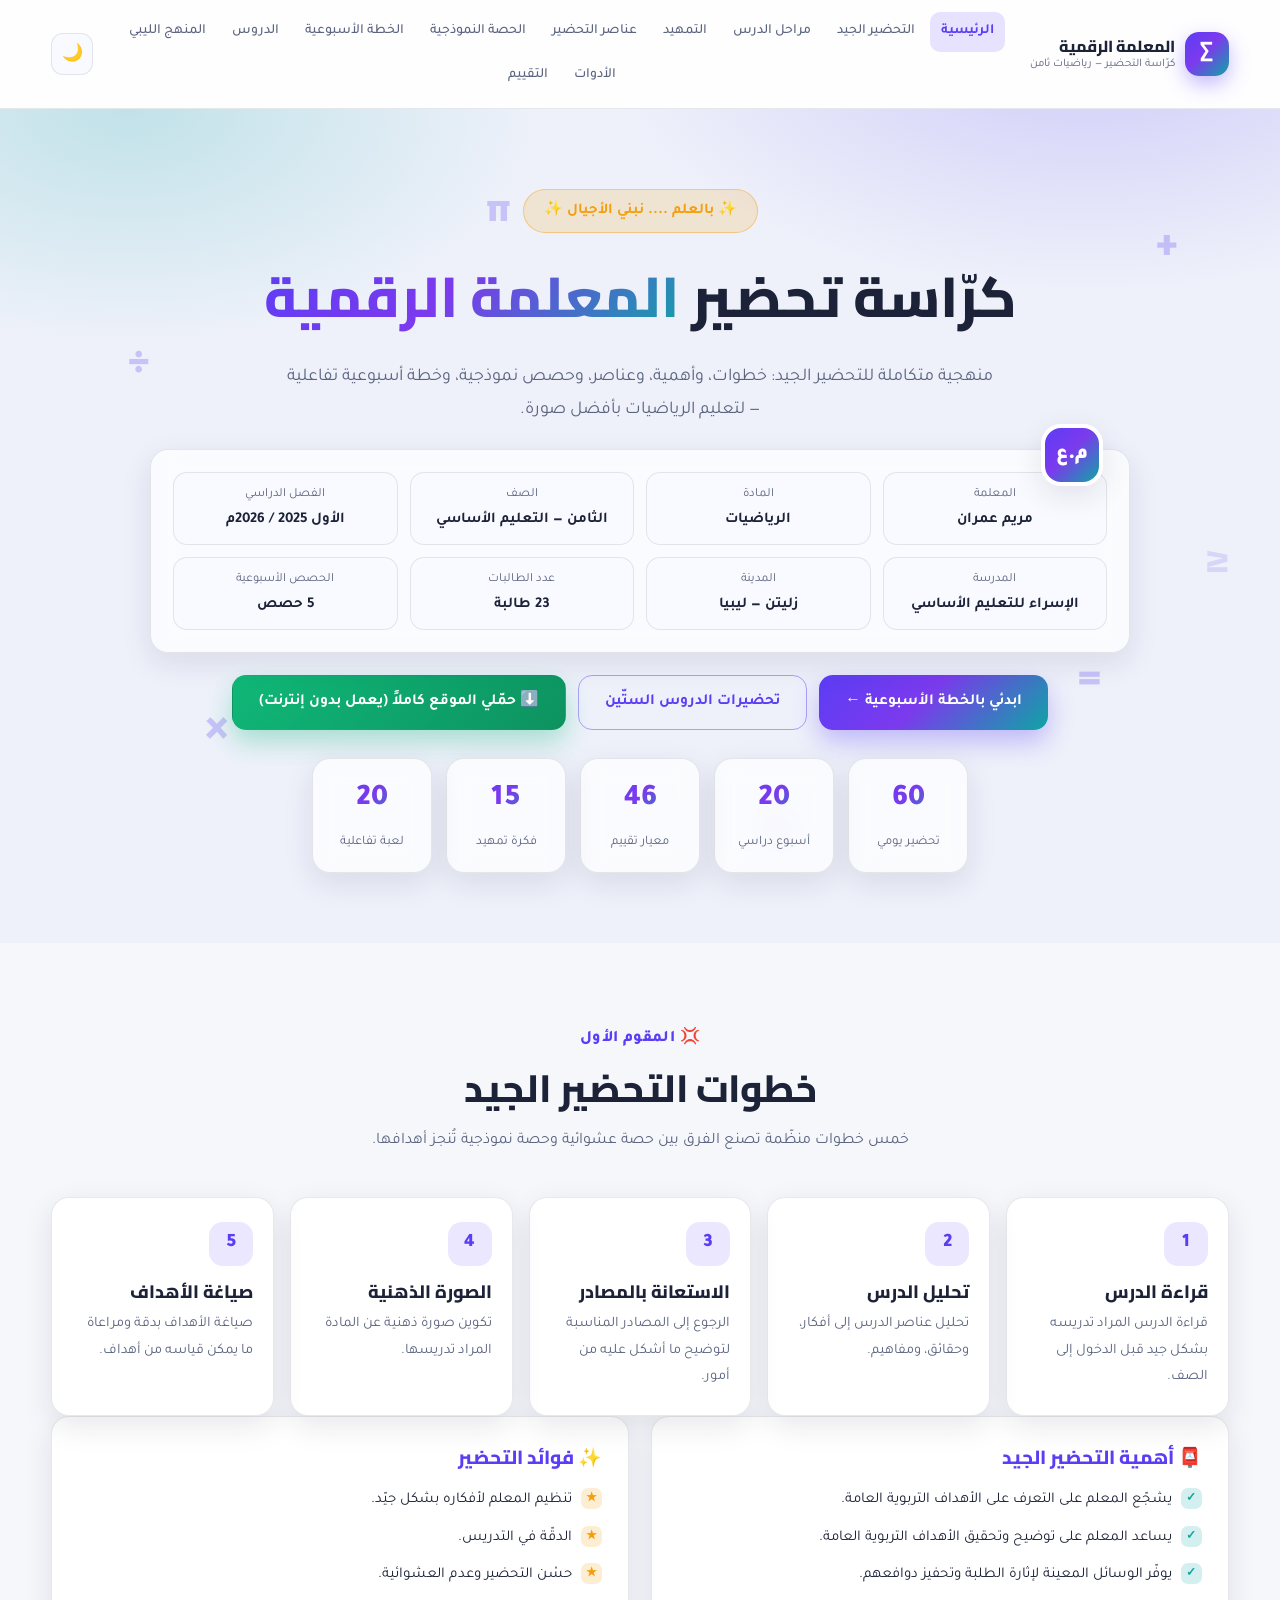
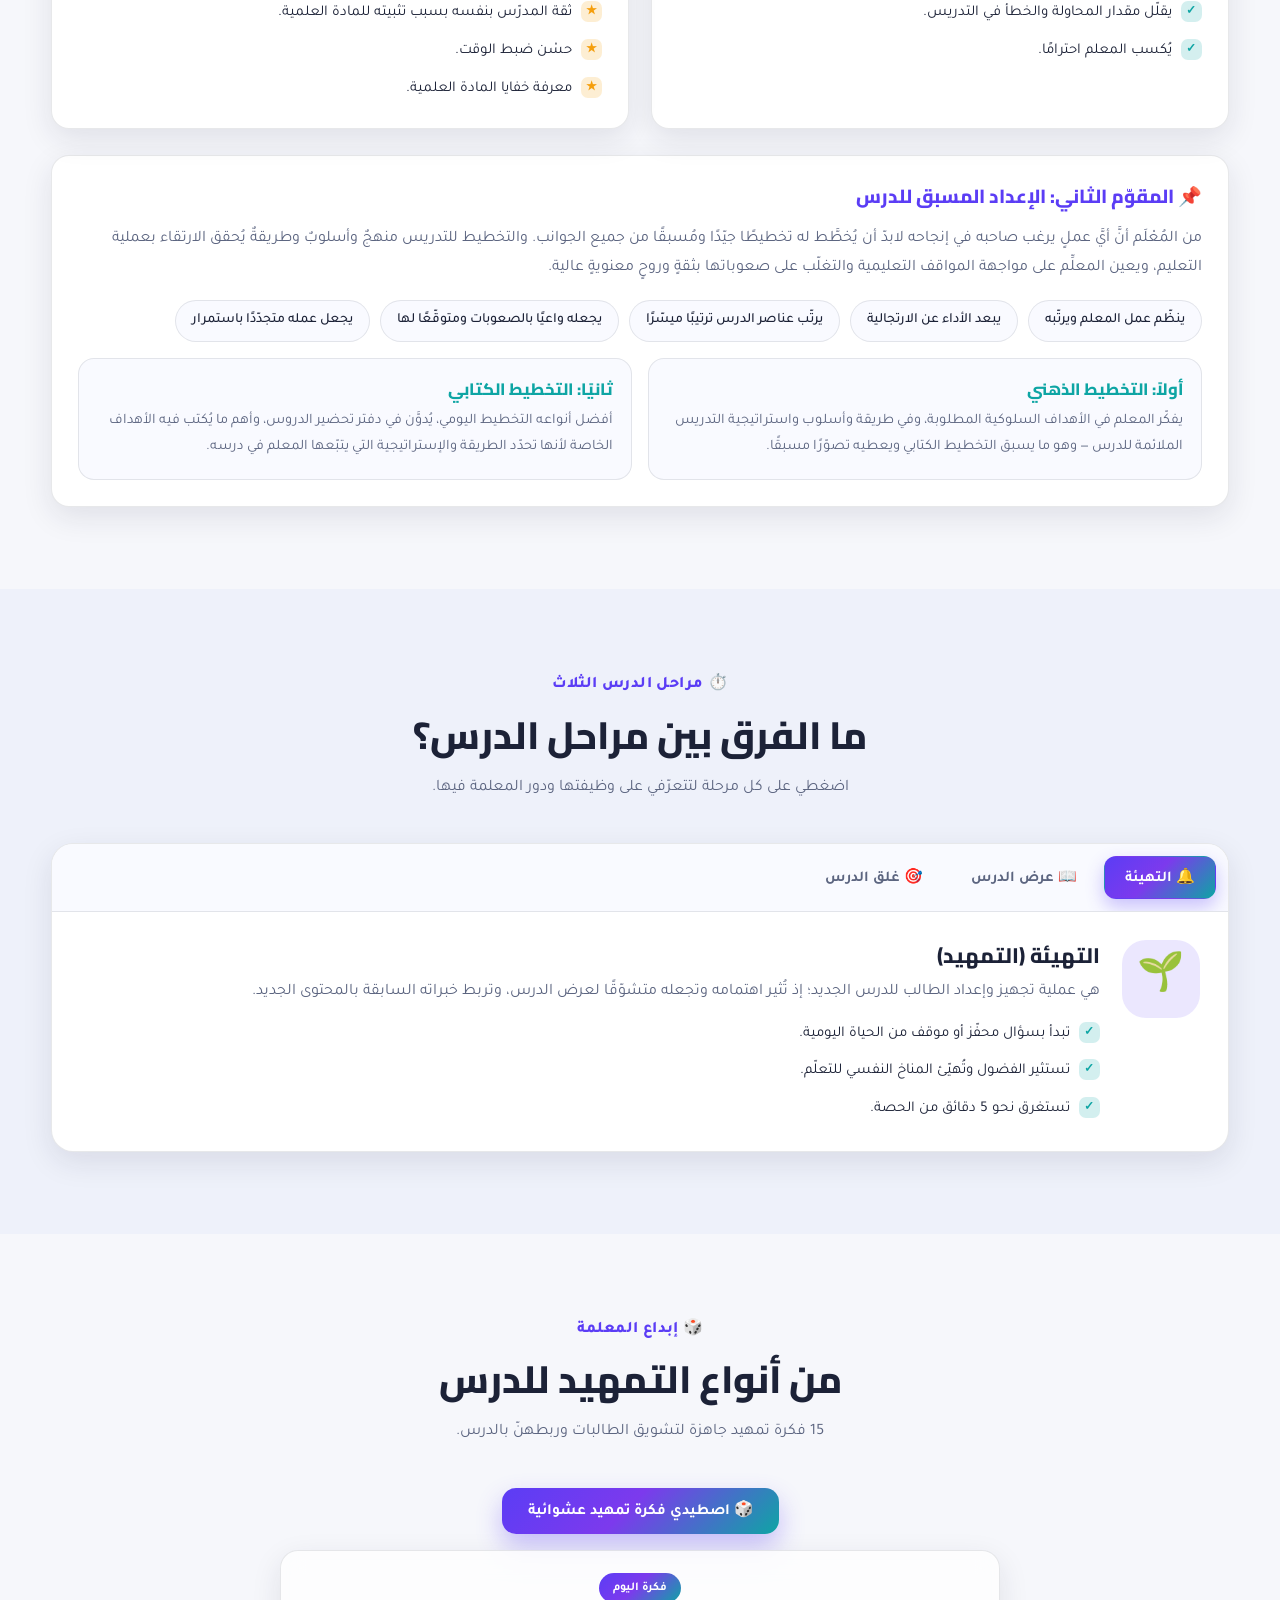
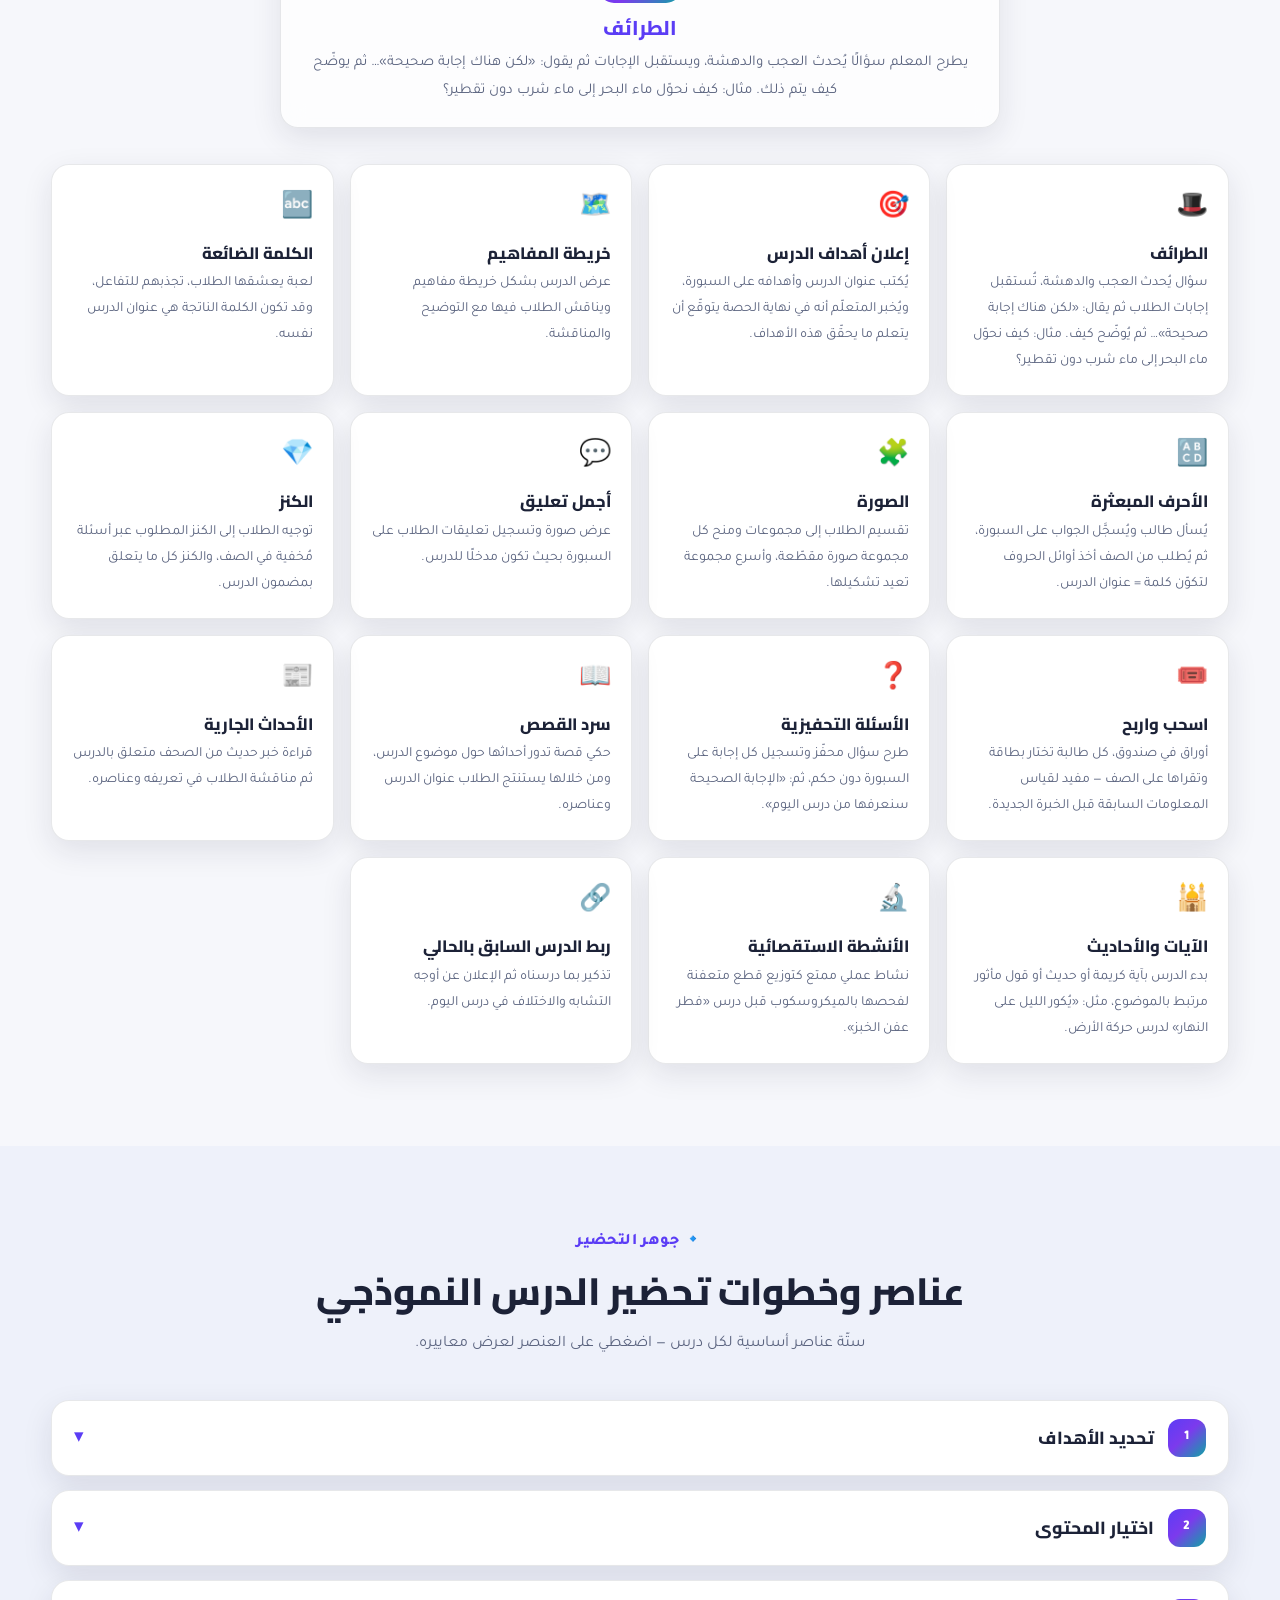
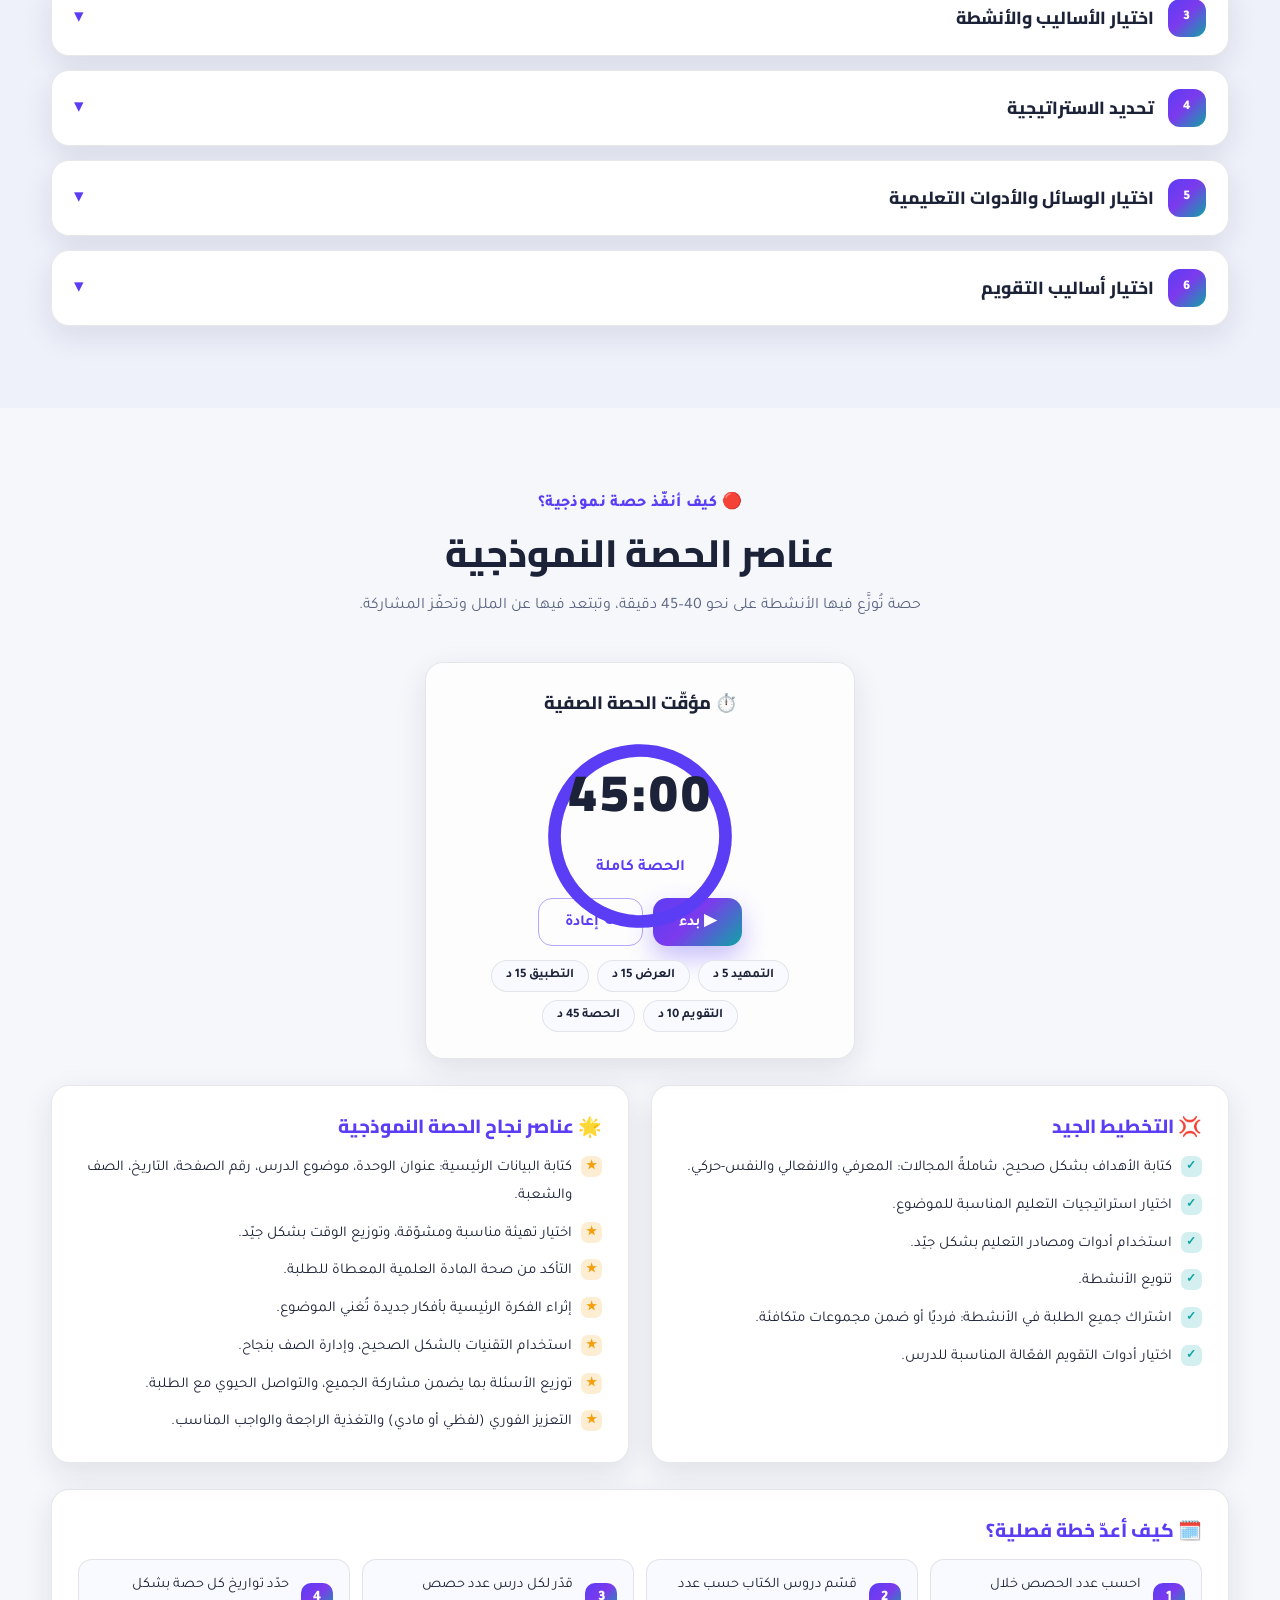
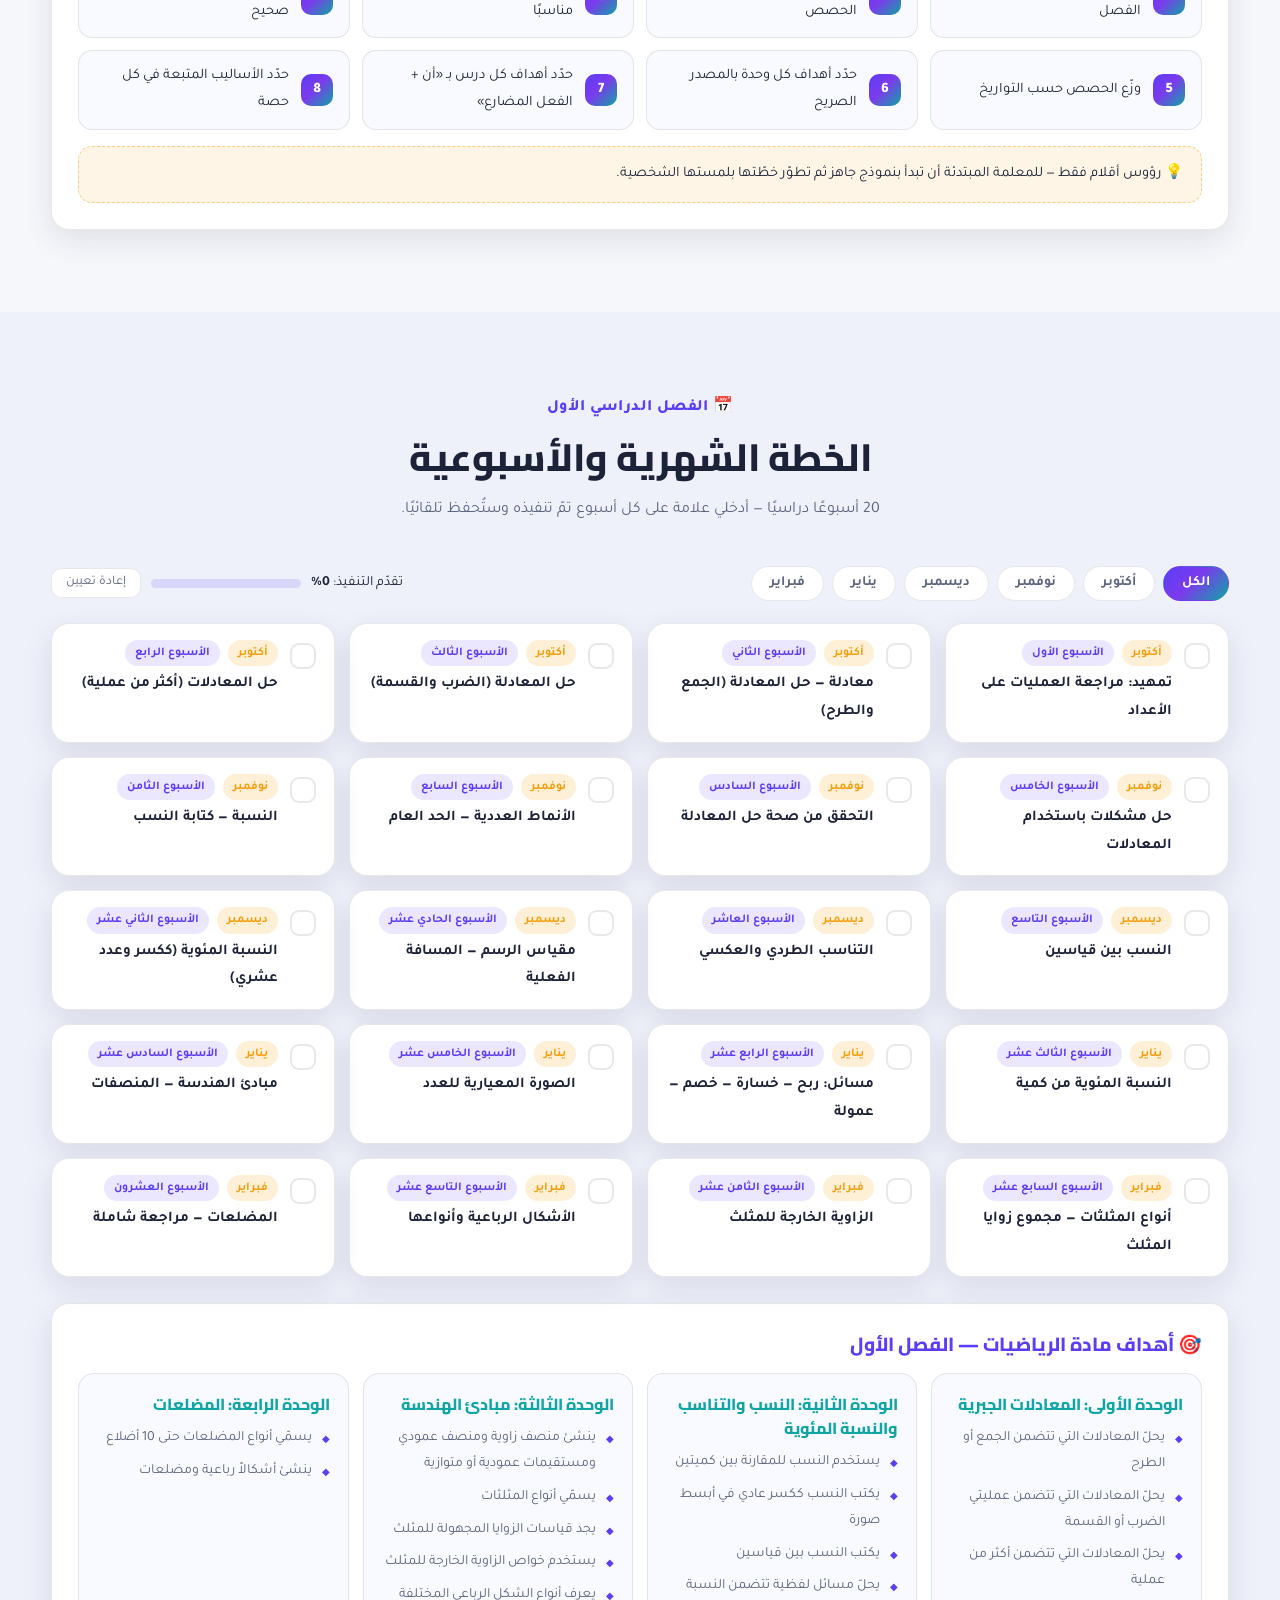
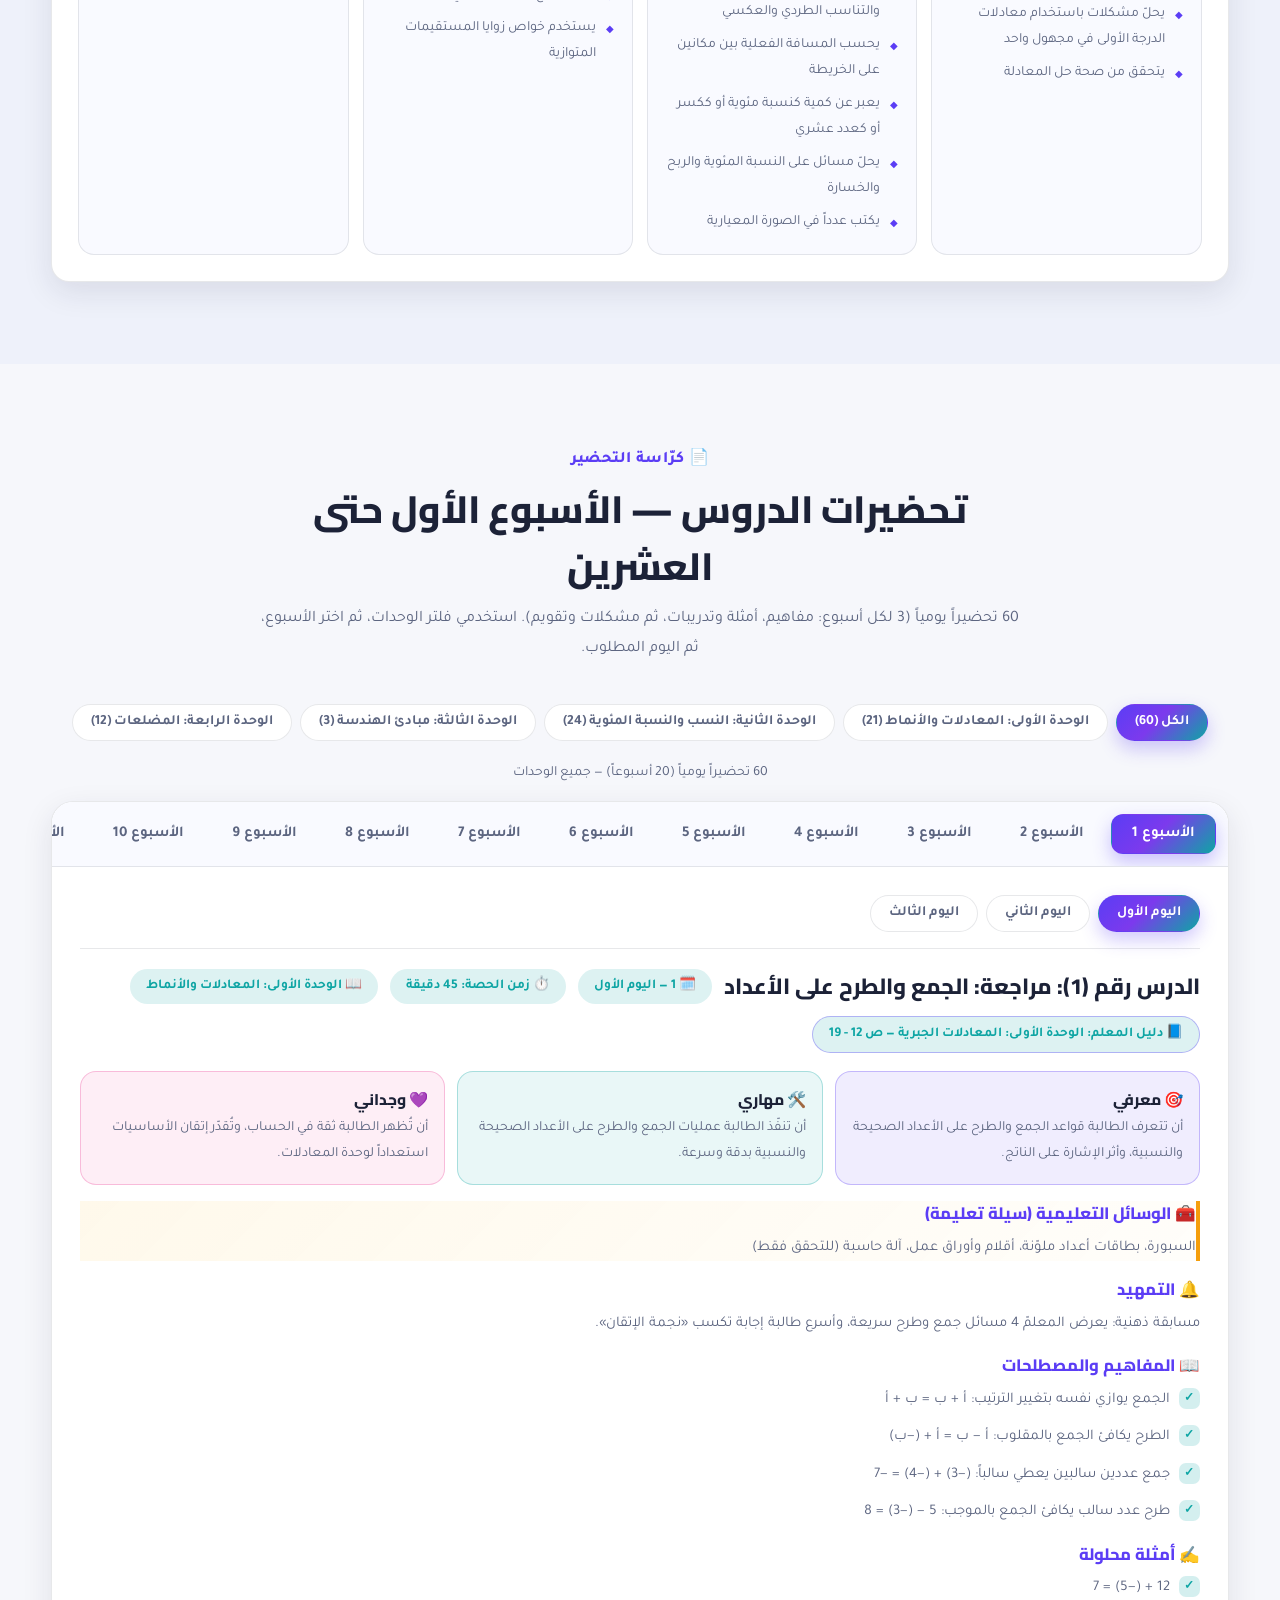
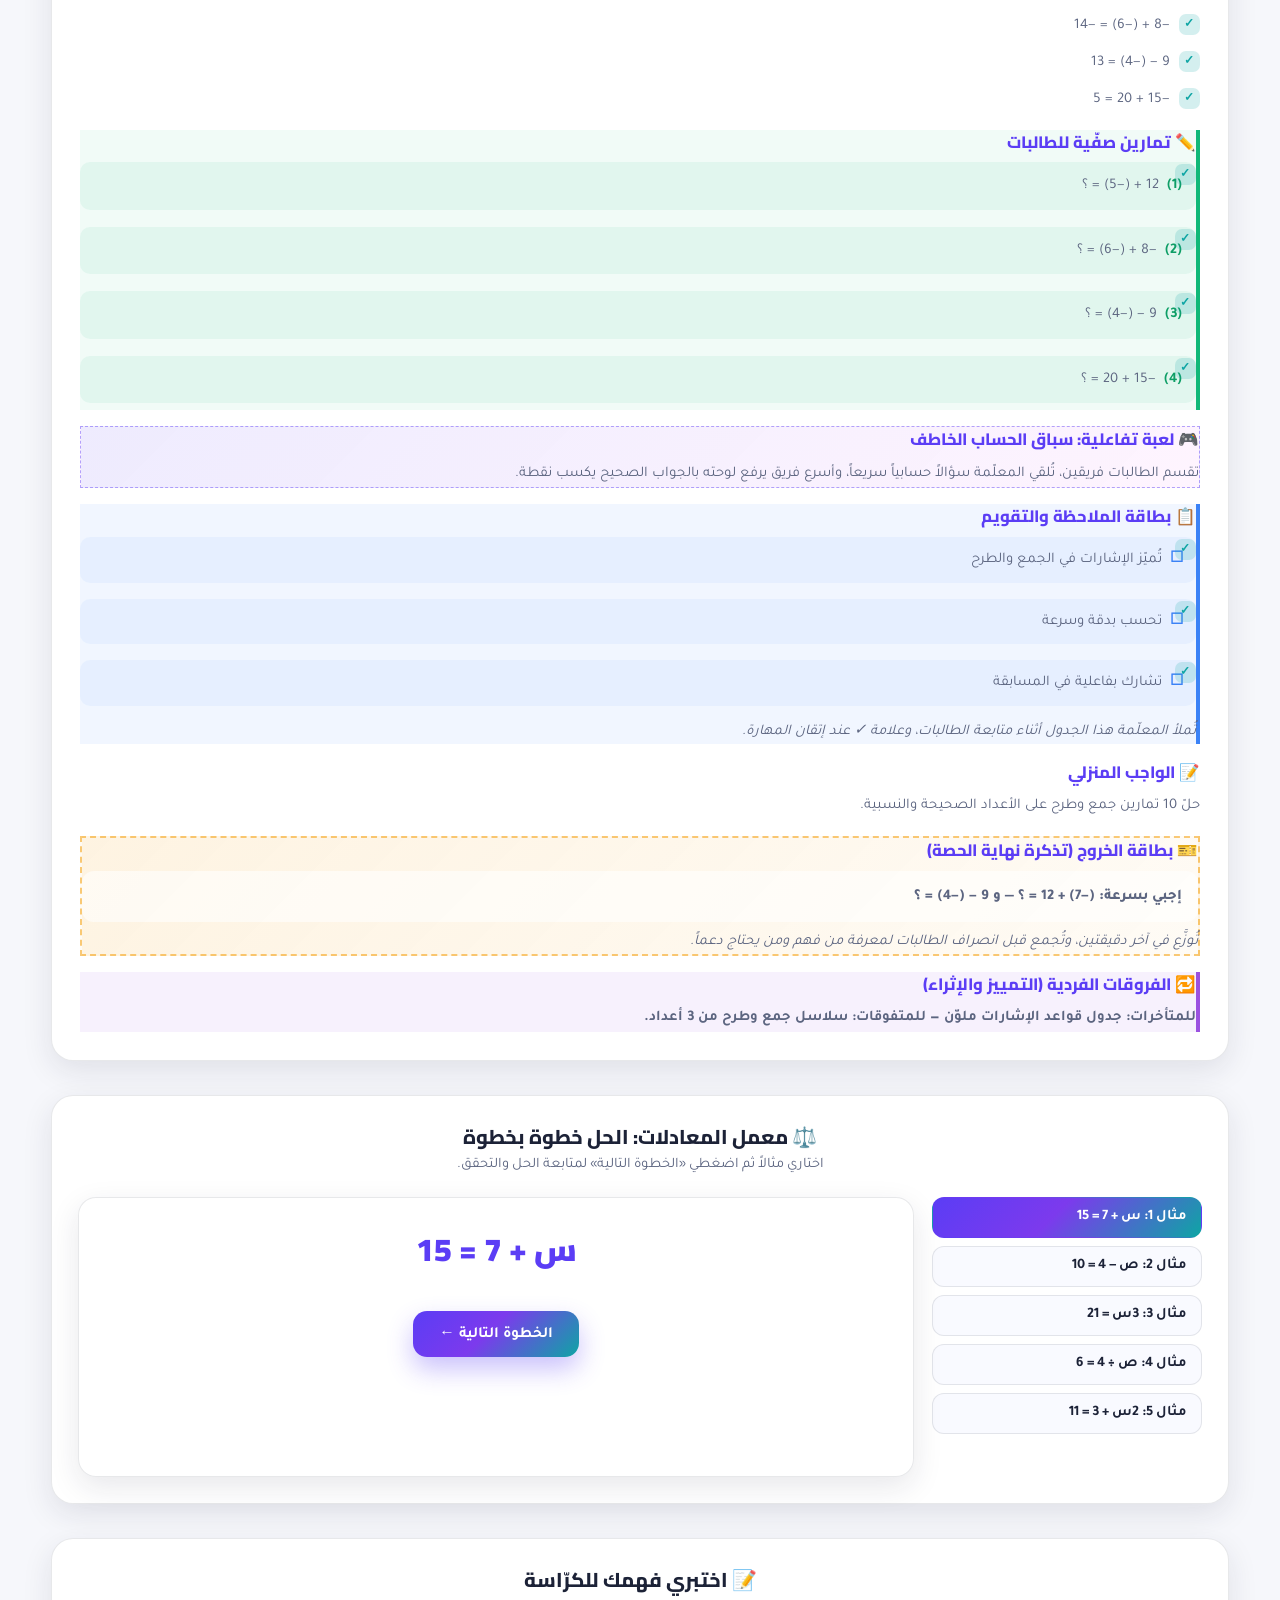
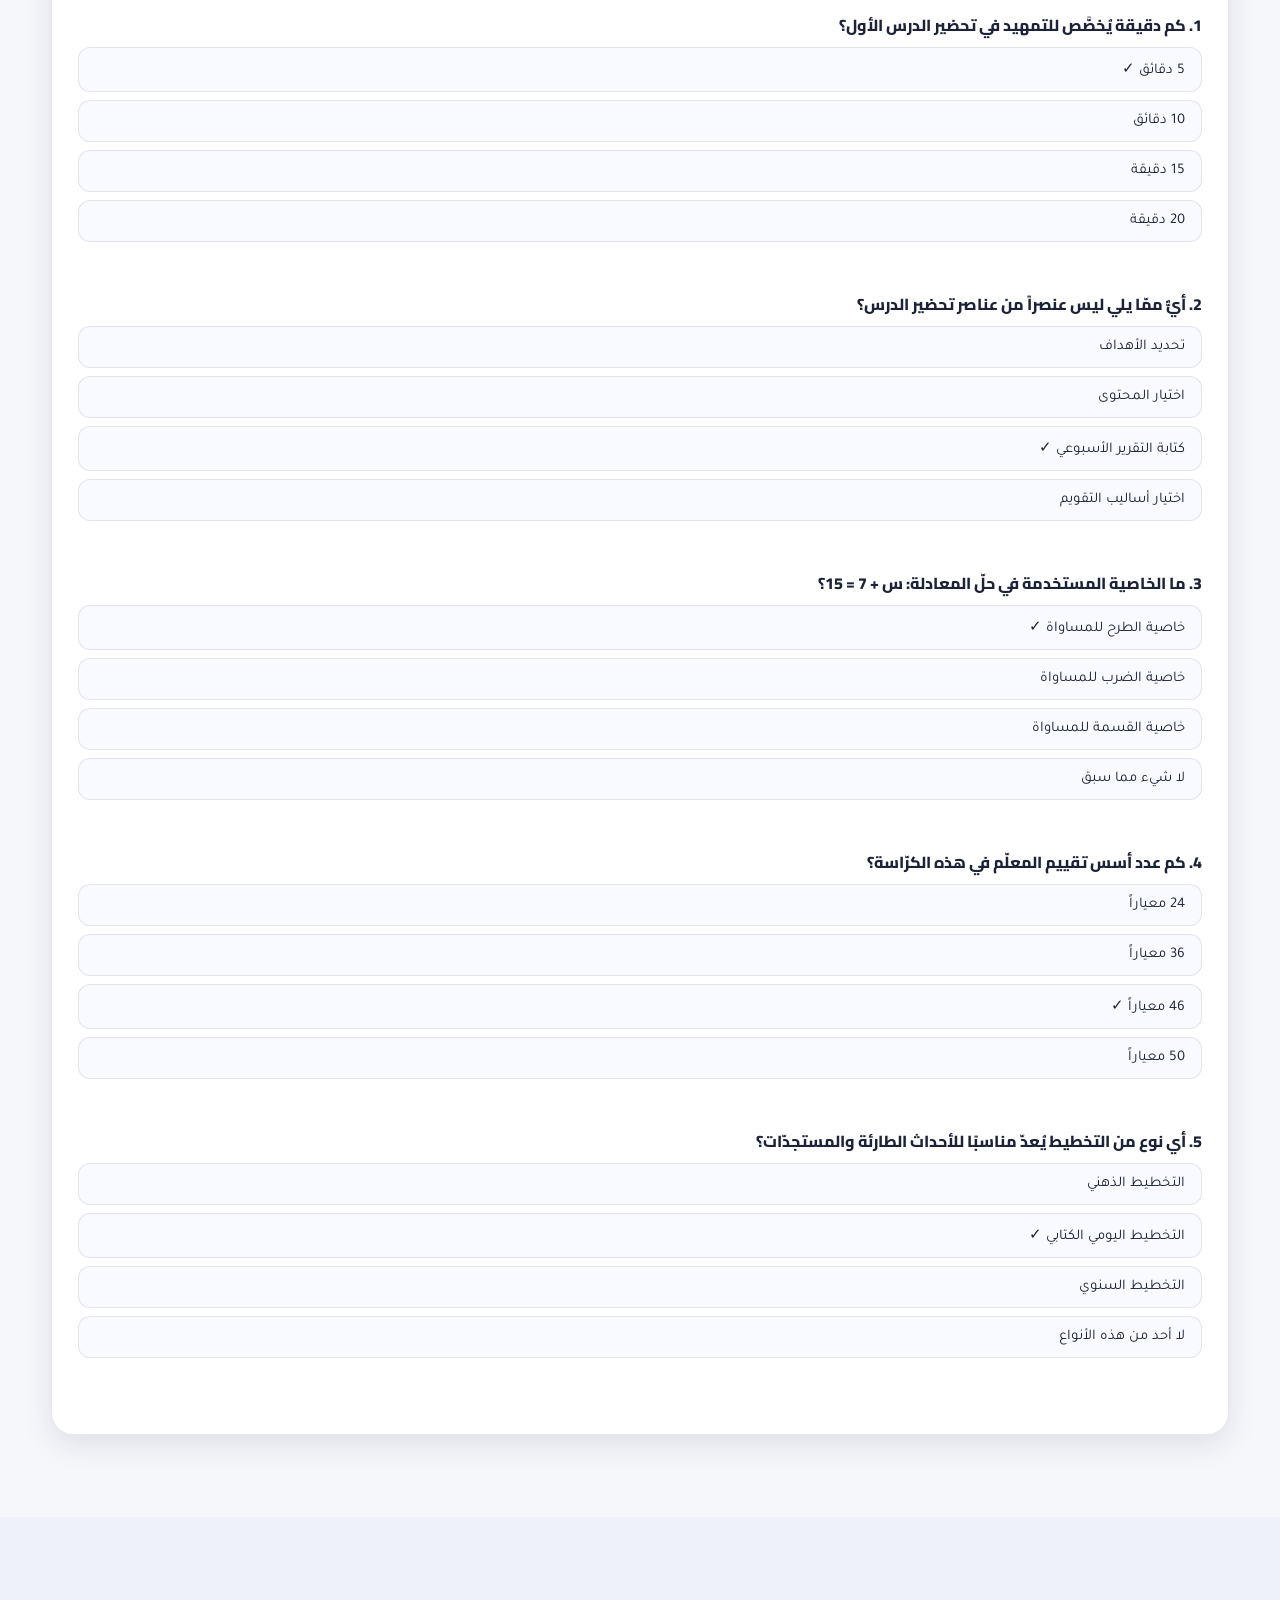
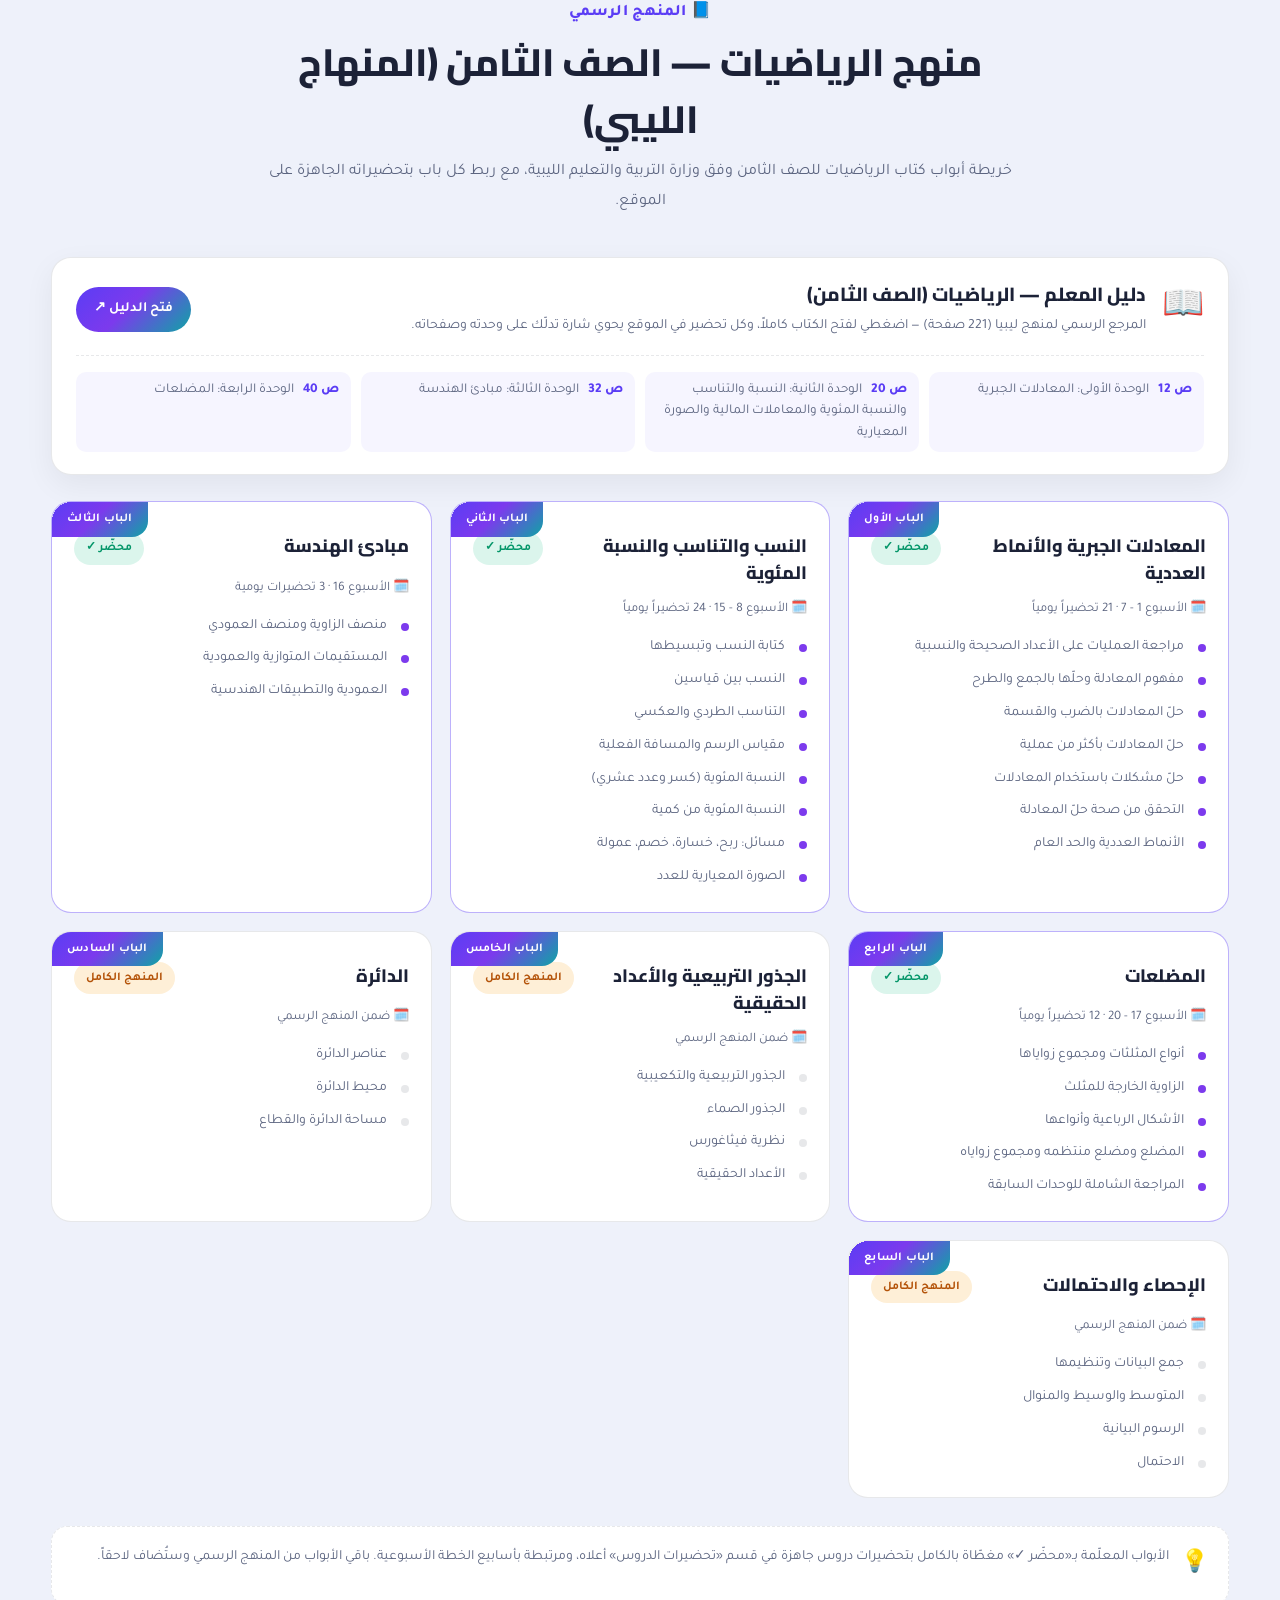
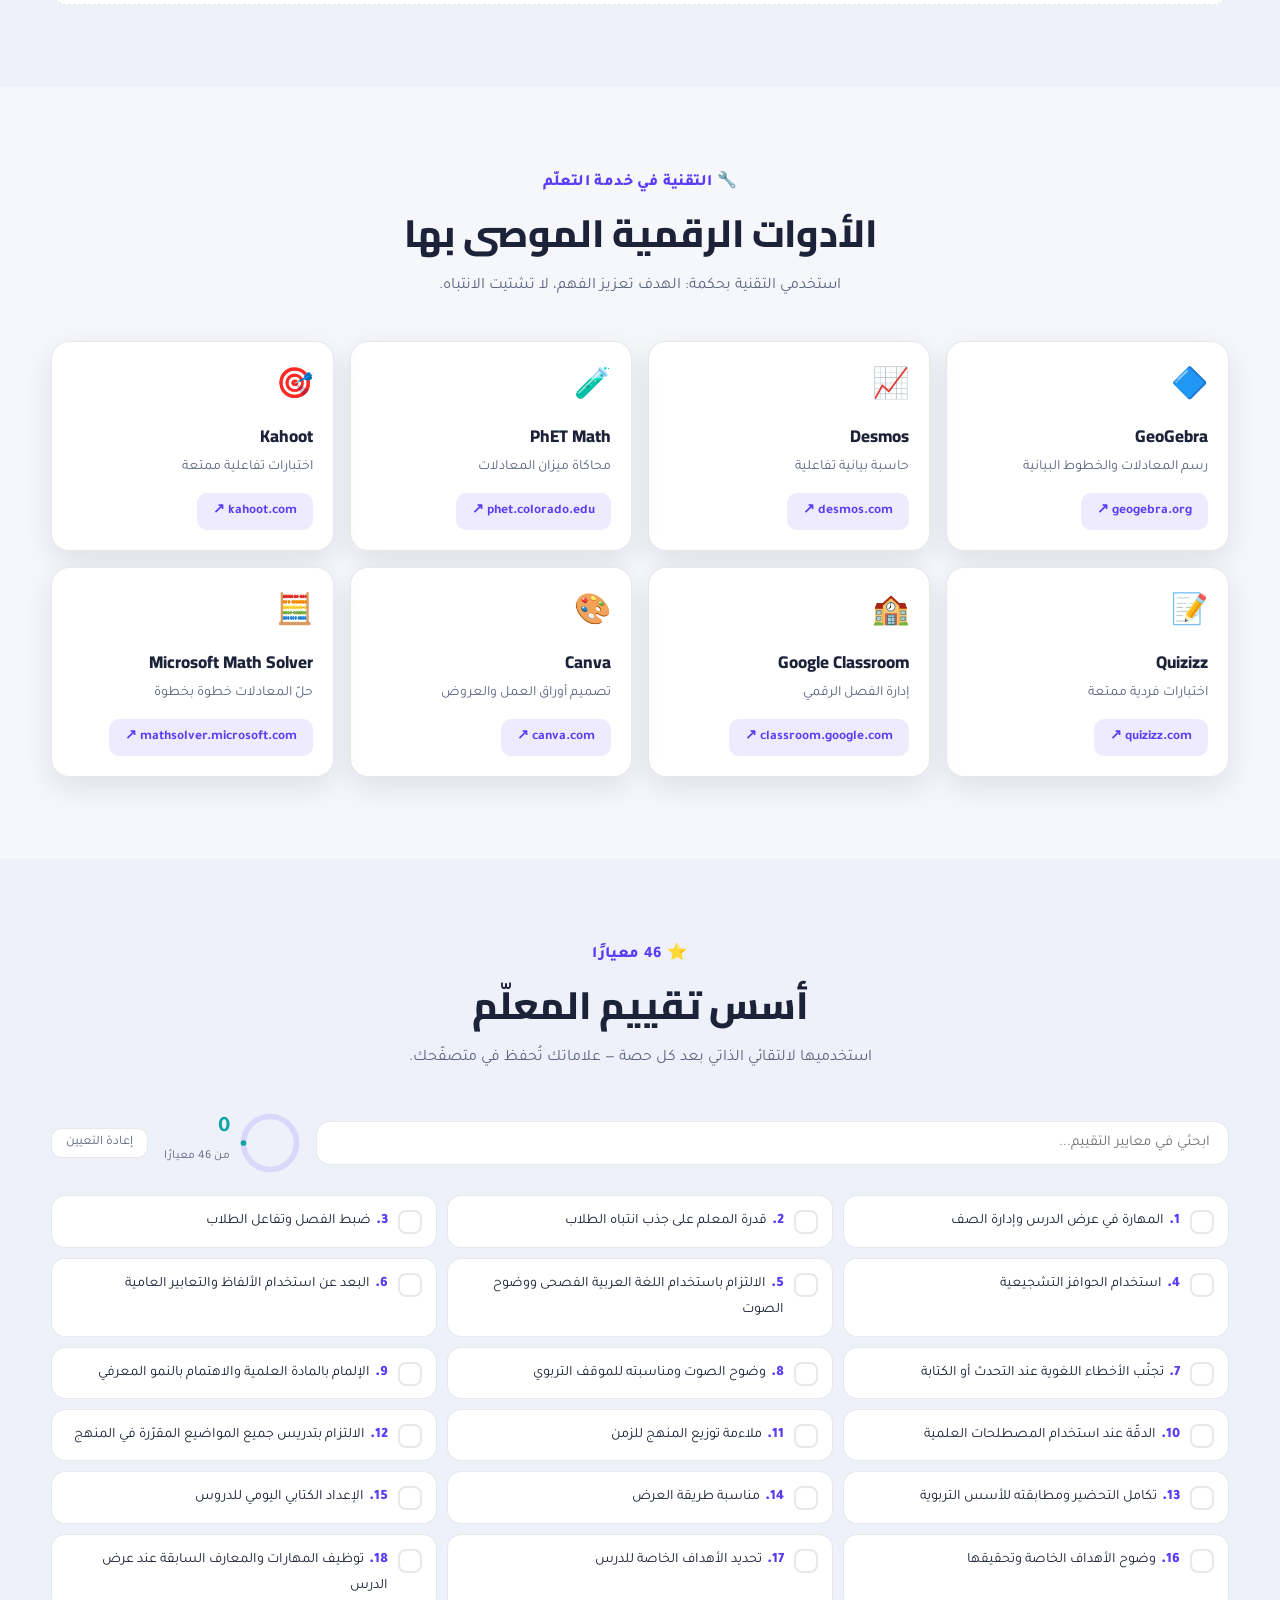
<file: index.html>
<!DOCTYPE html>
<html lang="ar" dir="rtl" data-theme="light">
<head>
<meta charset="UTF-8">
<meta name="viewport" content="width=device-width, initial-scale=1.0">
<title>كرّاسة التحضير | المعلمة الرقمية — مريم عمران</title>
<meta name="description" content="كرّاسة تحضير المعلمة الرقمية — مادة الرياضيات، الصف الثامن، الفصل الدراسي الأول 2025/2026 — مدرسة الإسراء للتعليم الأساسي، زليتن - ليبيا.">
<link rel="preconnect" href="https://fonts.googleapis.com">
<link rel="preconnect" href="https://fonts.gstatic.com" crossorigin>
<link href="https://fonts.googleapis.com/css2?family=Cairo:wght@400;600;700;900&family=Tajawal:wght@300;400;500;700;800&display=swap" rel="stylesheet">
<link rel="stylesheet" href="styles.css">
<link rel="icon" href="data:image/svg+xml,<svg xmlns='http://www.w3.org/2000/svg' viewBox='0 0 100 100'><text y='.9em' font-size='90'>👩‍🏫</text></svg>">
<link rel="manifest" href="manifest.webmanifest">
<meta name="theme-color" content="#6d4bff">
<link rel="apple-touch-icon" href="icon.svg">
<meta name="mobile-web-app-capable" content="yes">
<meta name="apple-mobile-web-app-capable" content="yes">
<meta name="apple-mobile-web-app-status-bar-style" content="black-translucent">
</head>
<body>

<!-- شريط تقدّم القراءة -->
<div class="progress-bar" id="scrollProgress"></div>

<!-- الهيدر -->
<header class="site-header" id="siteHeader">
  <div class="container header-inner">
    <a href="#home" class="brand">
      <span class="brand-logo">∑</span>
      <span class="brand-text">
        <strong>المعلمة الرقمية</strong>
        <small>كرّاسة التحضير — رياضيات ثامن</small>
      </span>
    </a>

    <nav class="main-nav" id="mainNav">
      <a href="#home">الرئيسية</a>
      <a href="#prep">التحضير الجيد</a>
      <a href="#stages">مراحل الدرس</a>
      <a href="#warmup">التمهيد</a>
      <a href="#elements">عناصر التحضير</a>
      <a href="#session">الحصة النموذجية</a>
      <a href="#plan">الخطة الأسبوعية</a>
      <a href="#lessons">الدروس</a>
      <a href="#curriculum">المنهج الليبي</a>
      <a href="#tools">الأدوات</a>
      <a href="#evaluate">التقييم</a>
    </nav>

    <div class="header-actions">
      <button class="icon-btn" id="themeToggle" title="الوضع الليلي" aria-label="تبديل الوضع الليلي">
        <span class="ic-moon">🌙</span><span class="ic-sun">☀️</span>
      </button>
      <button class="icon-btn nav-toggle" id="navToggle" aria-label="القائمة">
        <span></span><span></span><span></span>
      </button>
    </div>
  </div>
</header>

<!-- ======================= الواجهة الرئيسية ======================= -->
<section class="hero" id="home">
  <div class="hero-shapes" aria-hidden="true">
    <span class="shape s1">+</span><span class="shape s2">÷</span><span class="shape s3">=</span>
    <span class="shape s4">×</span><span class="shape s5">√</span><span class="shape s6">π</span>
    <span class="shape s7">%</span><span class="shape s8">≤</span>
  </div>
  <div class="container hero-inner">
    <p class="hero-badge">✨ بالعلم .... نبني الأجيال ✨</p>
    <h1 class="hero-title">كرّاسة تحضير <span class="grad-text">المعلمة الرقمية</span></h1>
    <p class="hero-sub">منهجية متكاملة للتحضير الجيد: خطوات، وأهمية، وعناصر، وحصص نموذجية، وخطة أسبوعية تفاعلية — لتعليم الرياضيات بأفضل صورة.</p>

    <div class="teacher-card glass">
      <div class="teacher-avatar">م.ع</div>
      <div class="teacher-grid">
        <div class="t-item"><span>المعلمة</span><strong>مريم عمران</strong></div>
        <div class="t-item"><span>المادة</span><strong>الرياضيات</strong></div>
        <div class="t-item"><span>الصف</span><strong>الثامن — التعليم الأساسي</strong></div>
        <div class="t-item"><span>الفصل الدراسي</span><strong>الأول 2025 / 2026م</strong></div>
        <div class="t-item"><span>المدرسة</span><strong>الإسراء للتعليم الأساسي</strong></div>
        <div class="t-item"><span>المدينة</span><strong>زليتن — ليبيا</strong></div>
        <div class="t-item"><span>عدد الطالبات</span><strong>23 طالبة</strong></div>
        <div class="t-item"><span>الحصص الأسبوعية</span><strong>5 حصص</strong></div>
      </div>
    </div>

    <div class="hero-cta">
      <a href="#plan" class="btn btn-primary">ابدئي بالخطة الأسبوعية ←</a>
      <a href="#lessons" class="btn btn-ghost">تحضيرات الدروس الستّين</a>
      <a href="offline.html" download="المعلمة-الرقمية.html" class="btn btn-download">⬇️ حمّلي الموقع كاملاً (يعمل بدون إنترنت)</a>
      <a href="#" id="installBtn" class="btn btn-install" style="display:none">📥 ثبّتي التطبيق على الهاتف</a>
    </div>

    <div class="stats-row">
      <div class="stat glass"><b class="counter" data-target="60">0</b><span>تحضير يومي</span></div>
      <div class="stat glass"><b class="counter" data-target="20">0</b><span>أسبوع دراسي</span></div>
      <div class="stat glass"><b class="counter" data-target="46">0</b><span>معيار تقييم</span></div>
      <div class="stat glass"><b class="counter" data-target="15">0</b><span>فكرة تمهيد</span></div>
      <div class="stat glass"><b class="counter" data-target="20">0</b><span>لعبة تفاعلية</span></div>
    </div>
  </div>
</section>

<main>

<!-- ======================= خطوات التحضير الجيد ======================= -->
<section class="section" id="prep">
  <div class="container">
    <div class="section-head reveal">
      <p class="kicker">💢 المقوم الأول</p>
      <h2>خطوات التحضير الجيد</h2>
      <p class="section-desc">خمس خطوات منظّمة تصنع الفرق بين حصة عشوائية وحصة نموذجية تُنجز أهدافها.</p>
    </div>

    <ol class="steps-grid">
      <li class="step-card reveal"><span class="step-num">1</span><h3>قراءة الدرس</h3><p>قراءة الدرس المراد تدريسه بشكل جيد قبل الدخول إلى الصف.</p></li>
      <li class="step-card reveal"><span class="step-num">2</span><h3>تحليل الدرس</h3><p>تحليل عناصر الدرس إلى أفكار، وحقائق، ومفاهيم.</p></li>
      <li class="step-card reveal"><span class="step-num">3</span><h3>الاستعانة بالمصادر</h3><p>الرجوع إلى المصادر المناسبة لتوضيح ما أشكل عليه من أمور.</p></li>
      <li class="step-card reveal"><span class="step-num">4</span><h3>الصورة الذهنية</h3><p>تكوين صورة ذهنية عن المادة المراد تدريسها.</p></li>
      <li class="step-card reveal"><span class="step-num">5</span><h3>صياغة الأهداف</h3><p>صياغة الأهداف بدقة ومراعاة ما يمكن قياسه من أهداف.</p></li>
    </ol>

    <div class="two-col gap-lg">
      <div class="panel reveal">
        <h3 class="panel-title">📮 أهمية التحضير الجيد</h3>
        <ul class="check-list">
          <li>يشجّع المعلم على التعرف على الأهداف التربوية العامة.</li>
          <li>يساعد المعلم على توضيح وتحقيق الأهداف التربوية العامة.</li>
          <li>يوفّر الوسائل المعينة لإثارة الطلبة وتحفيز دوافعهم.</li>
          <li>يقلّل مقدار المحاولة والخطأ في التدريس.</li>
          <li>يُكسب المعلم احترامًا.</li>
        </ul>
      </div>
      <div class="panel reveal">
        <h3 class="panel-title">✨ فوائد التحضير</h3>
        <ul class="check-list gold">
          <li>تنظيم المعلم لأفكاره بشكل جيّد.</li>
          <li>الدقّة في التدريس.</li>
          <li>حسْن التحضير وعدم العشوائية.</li>
          <li>ثقة المدرّس بنفسه بسبب تثبيته للمادة العلمية.</li>
          <li>حسْن ضبط الوقت.</li>
          <li>معرفة خفايا المادة العلمية.</li>
        </ul>
      </div>
    </div>

    <div class="panel reveal mt-lg">
      <h3 class="panel-title">📌 المقوّم الثاني: الإعداد المسبق للدرس</h3>
      <p class="lead">من المُعْلَم أنَّ أيَّ عملٍ يرغب صاحبه في إنجاحه لابدّ أن يُخطَّط له تخطيطًا جيّدًا ومُسبقًا من جميع الجوانب. والتخطيط للتدريس منهجٌ وأسلوبٌ وطريقةٌ يُحقق الارتقاء بعملية التعليم، ويعين المعلِّم على مواجهة المواقف التعليمية والتغلّب على صعوباتها بثقةٍ وروحٍ معنويةٍ عالية.</p>
      <div class="pill-row">
        <span class="pill">ينظّم عمل المعلم ويرتّبه</span>
        <span class="pill">يبعد الأداء عن الارتجالية</span>
        <span class="pill">يرتّب عناصر الدرس ترتيبًا ميسّرًا</span>
        <span class="pill">يجعله واعيًا بالصعوبات ومتوقّعًا لها</span>
        <span class="pill">يجعل عمله متجدّدًا باستمرار</span>
      </div>
      <div class="type-cards">
        <article class="type-card">
          <h4>أولاً: التخطيط الذهني</h4>
          <p>يفكّر المعلم في الأهداف السلوكية المطلوبة، وفي طريقة وأسلوب واستراتيجية التدريس الملائمة للدرس — وهو ما يسبق التخطيط الكتابي ويعطيه تصوّرًا مسبقًا.</p>
        </article>
        <article class="type-card">
          <h4>ثانيًا: التخطيط الكتابي</h4>
          <p>أفضل أنواعه التخطيط اليومي، يُدوَّن في دفتر تحضير الدروس، وأهم ما يُكتب فيه الأهداف الخاصة لأنها تحدّد الطريقة والإستراتيجية التي يتبّعها المعلم في درسه.</p>
        </article>
      </div>
    </div>
  </div>
</section>

<!-- ======================= مراحل الدرس ======================= -->
<section class="section alt" id="stages">
  <div class="container">
    <div class="section-head reveal">
      <p class="kicker">⏱️ مراحل الدرس الثلاث</p>
      <h2>ما الفرق بين مراحل الدرس؟</h2>
      <p class="section-desc">اضغطي على كل مرحلة لتتعرّفي على وظيفتها ودور المعلمة فيها.</p>
    </div>

    <div class="tabs" data-tabs="stages">
      <div class="tab-bar" role="tablist">
        <button class="tab-btn active" data-tab="t1">🔔 التهيئة</button>
        <button class="tab-btn" data-tab="t2">📖 عرض الدرس</button>
        <button class="tab-btn" data-tab="t3">🎯 غلق الدرس</button>
      </div>
      <div class="tab-panels">
        <div class="tab-panel active" data-panel="t1">
          <div class="stage-content">
            <div class="stage-icon">🌱</div>
            <div>
              <h3>التهيئة (التمهيد)</h3>
              <p>هي عملية تجهيز وإعداد الطالب للدرس الجديد؛ إذ تُثير اهتمامه وتجعله متشوّقًا لعرض الدرس، وتربط خبراته السابقة بالمحتوى الجديد.</p>
              <ul class="check-list">
                <li>تبدأ بسؤال محفّز أو موقف من الحياة اليومية.</li>
                <li>تستثير الفضول وتُهيّئ المناخ النفسي للتعلّم.</li>
                <li>تستغرق نحو 5 دقائق من الحصة.</li>
              </ul>
            </div>
          </div>
        </div>
        <div class="tab-panel" data-panel="t2">
          <div class="stage-content">
            <div class="stage-icon">📚</div>
            <div>
              <h3>عرض الدرس</h3>
              <p>تقديم الدرس نفسه: تنفيذ الأنشطة الصفية، وتطبيق الاستراتيجيات المناسبة، واستخدام التقنيات والوسائل المناسبة بمشاركة المتعلمين بفاعلية.</p>
              <ul class="check-list">
                <li>لا يقتصر دور المتعلّم على التلقي، بل يشارك ويُنفّذ.</li>
                <li>يتعدد فيه النشاط وتتعدّد الوسائل.</li>
                <li>يُوزَّع وقته على مراحل الدرس (15 دقيقة).</li>
              </ul>
            </div>
          </div>
        </div>
        <div class="tab-panel" data-panel="t3">
          <div class="stage-content">
            <div class="stage-icon">🏁</div>
            <div>
              <h3>غلق الدرس</h3>
              <p>هي الأفعال والأقوال التي يصدرها المعلّم عند الرغبة في إنهاء الدرس التعليمي أو إنهاء جزء منه، وهي آخر خطوة من خطوات شرح الدرس.</p>
              <ul class="check-list">
                <li>تلخيص أهم عناصر الدرس وإبرازها.</li>
                <li>تدوين الملخّص على السبورة عند الحاجة.</li>
                <li>تقويم سريع ثم واجب منزلي مناسب (10 دقائق).</li>
              </ul>
            </div>
          </div>
        </div>
      </div>
    </div>
  </div>
</section>

<!-- ======================= أنواع التمهيد ======================= -->
<section class="section" id="warmup">
  <div class="container">
    <div class="section-head reveal">
      <p class="kicker">🎲 إبداع المعلمة</p>
      <h2>من أنواع التمهيد للدرس</h2>
      <p class="section-desc">15 فكرة تمهيد جاهزة لتشويق الطالبات وربطهنّ بالدرس.</p>
    </div>

    <div class="idea-picker reveal">
      <button class="btn btn-primary" id="randomIdeaBtn">🎲 اصطيدي فكرة تمهيد عشوائية</button>
      <div class="idea-card glass" id="ideaCard">
        <span class="idea-tag">فكرة اليوم</span>
        <h3 id="ideaTitle">الطرائف</h3>
        <p id="ideaDesc">يطرح المعلم سؤالًا يُحدث العجب والدهشة، ويستقبل الإجابات ثم يقول: «لكن هناك إجابة صحيحة»… ثم يوضّح كيف يتم ذلك. مثال: كيف نحوّل ماء البحر إلى ماء شرب دون تقطير؟</p>
      </div>
    </div>

    <div class="cards-grid" id="warmupGrid"></div>
  </div>
</section>

<!-- ======================= عناصر وخطوات تحضير الدرس ======================= -->
<section class="section alt" id="elements">
  <div class="container">
    <div class="section-head reveal">
      <p class="kicker">🔹 جوهر التحضير</p>
      <h2>عناصر وخطوات تحضير الدرس النموذجي</h2>
      <p class="section-desc">ستّة عناصر أساسية لكل درس — اضغطي على العنصر لعرض معاييره.</p>
    </div>
    <div class="accordion" id="elementsAcc"></div>
  </div>
</section>

<!-- ======================= الحصة النموذجية + المؤقّت ======================= -->
<section class="section" id="session">
  <div class="container">
    <div class="section-head reveal">
      <p class="kicker">🔴 كيف أنفّذ حصة نموذجية؟</p>
      <h2>عناصر الحصة النموذجية</h2>
      <p class="section-desc">حصة تُوزَّع فيها الأنشطة على نحو 40–45 دقيقة، وتبتعد فيها عن الملل وتحفّز المشاركة.</p>
    </div>

    <!-- مؤقّت الحصة -->
    <div class="timer-wrap reveal">
      <div class="timer-box glass">
        <h3>⏱️ مؤقّت الحصة الصفية</h3>
        <div class="timer-display" id="timerDisplay">45:00</div>
        <svg class="timer-ring" viewBox="0 0 120 120" aria-hidden="true">
          <circle class="ring-bg" cx="60" cy="60" r="54"></circle>
          <circle class="ring-fg" id="timerRing" cx="60" cy="60" r="54"></circle>
        </svg>
        <p class="timer-phase" id="timerPhase">الحصة كاملة</p>
        <div class="timer-controls">
          <button class="btn btn-primary" id="timerStart">▶ بدء</button>
          <button class="btn btn-ghost" id="timerReset">↺ إعادة</button>
        </div>
        <div class="timer-presets">
          <button data-min="5"  data-phase="التمهيد">التمهيد 5 د</button>
          <button data-min="15" data-phase="العرض والتقديم">العرض 15 د</button>
          <button data-min="15" data-phase="التطبيق">التطبيق 15 د</button>
          <button data-min="10" data-phase="التقويم">التقويم 10 د</button>
          <button data-min="45" data-phase="الحصة كاملة">الحصة 45 د</button>
        </div>
      </div>
    </div>

    <div class="two-col gap-lg mt-lg">
      <div class="panel reveal">
        <h3 class="panel-title">💢 التخطيط الجيد</h3>
        <ul class="check-list">
          <li>كتابة الأهداف بشكل صحيح، شاملةً المجالات: المعرفي والانفعالي والنفس-حركي.</li>
          <li>اختيار استراتيجيات التعليم المناسبة للموضوع.</li>
          <li>استخدام أدوات ومصادر التعليم بشكل جيّد.</li>
          <li>تنويع الأنشطة.</li>
          <li>اشتراك جميع الطلبة في الأنشطة: فرديًا أو ضمن مجموعات متكافئة.</li>
          <li>اختيار أدوات التقويم الفعّالة المناسبة للدرس.</li>
        </ul>
      </div>
      <div class="panel reveal">
        <h3 class="panel-title">🌟 عناصر نجاح الحصة النموذجية</h3>
        <ul class="check-list gold">
          <li>كتابة البيانات الرئيسية: عنوان الوحدة، موضوع الدرس، رقم الصفحة، التاريخ، الصف والشعبة.</li>
          <li>اختيار تهيئة مناسبة ومشوّقة، وتوزيع الوقت بشكل جيّد.</li>
          <li>التأكد من صحة المادة العلمية المعطاة للطلبة.</li>
          <li>إثراء الفكرة الرئيسية بأفكار جديدة تُغني الموضوع.</li>
          <li>استخدام التقنيات بالشكل الصحيح، وإدارة الصف بنجاح.</li>
          <li>توزيع الأسئلة بما يضمن مشاركة الجميع، والتواصل الحيوي مع الطلبة.</li>
          <li>التعزيز الفوري (لفظي أو مادي) والتغذية الراجعة والواجب المناسب.</li>
        </ul>
      </div>
    </div>

    <div class="panel reveal mt-lg">
      <h3 class="panel-title">🗓️ كيف أعدّ خطة فصلية؟</h3>
      <ol class="flow-steps">
        <li><span>1</span>احسب عدد الحصص خلال الفصل</li>
        <li><span>2</span>قسّم دروس الكتاب حسب عدد الحصص</li>
        <li><span>3</span>قدّر لكل درس عدد حصص مناسبًا</li>
        <li><span>4</span>حدّد تواريخ كل حصة بشكل صحيح</li>
        <li><span>5</span>وزّع الحصص حسب التواريخ</li>
        <li><span>6</span>حدّد أهداف كل وحدة بالمصدر الصريح</li>
        <li><span>7</span>حدّد أهداف كل درس بـ «أن + الفعل المضارع»</li>
        <li><span>8</span>حدّد الأساليب المتبعة في كل حصة</li>
      </ol>
      <p class="note">💡 رؤوس أقلام فقط — للمعلمة المبتدئة أن تبدأ بنموذج جاهز ثم تطوّر خطّتها بلمستها الشخصية.</p>
    </div>
  </div>
</section>

<!-- ======================= الخطة الأسبوعية ======================= -->
<section class="section alt" id="plan">
  <div class="container">
    <div class="section-head reveal">
      <p class="kicker">📅 الفصل الدراسي الأول</p>
      <h2>الخطة الشهرية والأسبوعية</h2>
      <p class="section-desc">20 أسبوعًا دراسيًا — أدخلي علامة على كل أسبوع تمّ تنفيذه وستُحفظ تلقائيًا.</p>
    </div>

    <div class="plan-toolbar reveal">
      <div class="month-filter" id="monthFilter"></div>
      <div class="plan-progress">
        <span>تقدّم التنفيذ: <b id="planPct">0%</b></span>
        <div class="bar"><i id="planBar"></i></div>
        <button class="mini-btn" id="planReset">إعادة تعيين</button>
      </div>
    </div>

    <div class="weeks-grid" id="weeksGrid"></div>

    <div class="panel reveal mt-lg">
      <h3 class="panel-title">🎯 أهداف مادة الرياضيات — الفصل الأول</h3>
      <div class="units-grid" id="unitsGrid"></div>
    </div>
  </div>
</section>

<!-- ======================= تحضيرات الدروس ======================= -->
<section class="section" id="lessons">
  <div class="container">
    <div class="section-head reveal">
      <p class="kicker">📄 كرّاسة التحضير</p>
      <h2>تحضيرات الدروس — الأسبوع الأول حتى العشرين</h2>
      <p class="section-desc">60 تحضيراً يومياً (3 لكل أسبوع: مفاهيم، أمثلة وتدريبات، ثم مشكلات وتقويم). استخدمي فلتر الوحدات، ثم اختر الأسبوع، ثم اليوم المطلوب.</p>
    </div>
    <div class="unit-filter" id="unitFilter"></div>
    <p class="lesson-count" id="lessonCount"></p>
    <div class="tabs" data-tabs="lessons">
      <div class="tab-bar scrollable" id="lessonTabs"></div>
      <div class="tab-panels" id="lessonPanels"></div>
    </div>

    <!-- معامل المعادلات -->
    <div class="lab reveal">
      <div class="lab-head">
        <h3>⚖️ معمل المعادلات: الحل خطوة بخطوة</h3>
        <p>اختاري مثالاً ثم اضغطي «الخطوة التالية» لمتابعة الحل والتحقق.</p>
      </div>
      <div class="lab-body">
        <div class="lab-list" id="labList"></div>
        <div class="lab-stage glass">
          <div class="lab-eq" id="labEq">س + 7 = 15</div>
          <ol class="lab-steps" id="labSteps"></ol>
          <button class="btn btn-primary" id="labNext">الخطوة التالية ←</button>
        </div>
      </div>
    </div>

    <!-- اختبار سريع -->
    <div class="quiz reveal" id="quiz">
      <h3>📝 اختبري فهمك للكرّاسة</h3>
      <div id="quizBody"></div>
    </div>
  </div>
</section>

<!-- ======================= المنهج الليبي ======================= -->
<section class="section alt" id="curriculum">
  <div class="container">
    <div class="section-head reveal">
      <p class="kicker">📘 المنهج الرسمي</p>
      <h2>منهج الرياضيات — الصف الثامن (المنهاج الليبي)</h2>
      <p class="section-desc">خريطة أبواب كتاب الرياضيات للصف الثامن وفق وزارة التربية والتعليم الليبية، مع ربط كل باب بتحضيراته الجاهزة على الموقع.</p>
    </div>

    <!-- ربط بكتاب دليل المعلم الرسمي -->
    <a class="guide-card reveal" target="_blank" rel="noopener"
       href="https://drive.google.com/file/d/19WkIPuKcsyUHzZnC8_hLA9TbyytsQJ21/view">
      <div class="guide-top">
        <span class="guide-emoji">📖</span>
        <div class="guide-headings">
          <h3>دليل المعلم — الرياضيات (الصف الثامن)</h3>
          <p>المرجع الرسمي لمنهج ليبيا (221 صفحة) — اضغطي لفتح الكتاب كاملاً، وكل تحضير في الموقع يحوي شارة تدلّك على وحدته وصفحاته.</p>
        </div>
        <span class="guide-open">فتح الدليل ↗</span>
      </div>
      <ul class="guide-toc">
        <li><b>ص 12</b> الوحدة الأولى: المعادلات الجبرية</li>
        <li><b>ص 20</b> الوحدة الثانية: النسبة والتناسب والنسبة المئوية والمعاملات المالية والصورة المعيارية</li>
        <li><b>ص 32</b> الوحدة الثالثة: مبادئ الهندسة</li>
        <li><b>ص 40</b> الوحدة الرابعة: المضلعات</li>
      </ul>
    </a>

    <div class="curriculum-grid" id="curriculumGrid"></div>
    <div class="curriculum-note reveal">
      <span>💡</span>
      <p>الأبواب المعلّمة بـ«محضّر ✓» مغطّاة بالكامل بتحضيرات دروس جاهزة في قسم «تحضيرات الدروس» أعلاه، ومرتبطة بأسابيع الخطة الأسبوعية. باقي الأبواب من المنهج الرسمي وستُضاف لاحقاً.</p>
    </div>
  </div>
</section>

<!-- ======================= الأدوات الرقمية ======================= -->
<section class="section" id="tools">
  <div class="container">
    <div class="section-head reveal">
      <p class="kicker">🔧 التقنية في خدمة التعلّم</p>
      <h2>الأدوات الرقمية الموصى بها</h2>
      <p class="section-desc">استخدمي التقنية بحكمة: الهدف تعزيز الفهم، لا تشتيت الانتباه.</p>
    </div>
    <div class="cards-grid tools-grid" id="toolsGrid"></div>
  </div>
</section>

<!-- ======================= أسس تقييم المعلم ======================= -->
<section class="section alt" id="evaluate">
  <div class="container">
    <div class="section-head reveal">
      <p class="kicker">⭐ 46 معيارًا</p>
      <h2>أسس تقييم المعلّم</h2>
      <p class="section-desc">استخدميها لالتقائي الذاتي بعد كل حصة — علاماتك تُحفظ في متصفّحك.</p>
    </div>

    <div class="eval-toolbar reveal">
      <input type="search" id="evalSearch" placeholder="ابحثي في معايير التقييم..." aria-label="بحث">
      <div class="eval-progress">
        <svg viewBox="0 0 36 36" class="ring-chart">
          <path class="ring-chart-bg" d="M18 2.0845 a 15.9155 15.9155 0 0 1 0 31.831 a 15.9155 15.9155 0 0 1 0 -31.831"></path>
          <path class="ring-chart-fg" id="evalRing" stroke-dasharray="0, 100" d="M18 2.0845 a 15.9155 15.9155 0 0 1 0 31.831 a 15.9155 15.9155 0 0 1 0 -31.831"></path>
        </svg>
        <div><b id="evalCount">0</b><small>من 46 معيارًا</small></div>
      </div>
      <button class="mini-btn" id="evalReset">إعادة التعيين</button>
    </div>

    <div class="eval-grid" id="evalGrid"></div>
  </div>
</section>

<!-- ======================= الختام ======================= -->
<section class="section" id="closing">
  <div class="container">
    <div class="section-head reveal">
      <p class="kicker">💡 ملاحظات ختامية للمعلمة الرقمية</p>
      <h2>لِنُكمل الطريق بإبداع</h2>
    </div>
    <div class="notes-grid">
      <article class="note-card reveal"><span>🖥️</span><h4>استخدمي التقنية بحكمة</h4><p>الهدف تعزيز الفهم، لا تشتيت الانتباه.</p></article>
      <article class="note-card reveal"><span>🎨</span><h4>نوّعي الأنشطة</h4><p>بين فردي وجماعي، ورقمي وتقليدي.</p></article>
      <article class="note-card reveal"><span>📊</span><h4>وثّقي التقييم</h4><p>في كل حصة سجّلي ملاحظاتك.</p></article>
      <article class="note-card reveal"><span>🤝</span><h4>تعاوني مع الزميلات</h4><p>تبادلي أوراق العمل والخبرات.</p></article>
      <article class="note-card reveal"><span>💪</span><h4>كافئي نفسك</h4><p>أنتِ تبنين أجيالًا بالعلم.</p></article>
    </div>

    <div class="signatures reveal">
      <h3>✍️ التوقيعات</h3>
      <div class="sign-row">
        <label>المعلمة: مريم عمران<input type="text" placeholder="......................" aria-label="توقيع المعلمة"></label>
        <label>وكيل الشؤون التعليمية<input type="text" placeholder="......................" aria-label="توقيع الوكيل"></label>
        <label>مدير المدرسة<input type="text" placeholder="......................" aria-label="توقيع المدير"></label>
      </div>
      <button class="btn btn-ghost" id="printBtn">🖨️ طباعة الكرّاسة</button>
    </div>
  </div>
</section>

</main>

<footer class="site-footer">
  <div class="container footer-inner">
    <p>🌟 كل يوم خطوة نحو الهدف 🌟</p>
    <small>كرّاسة تحضير المعلمة الرقمية — أ. مريم عمران | الرياضيات — الصف الثامن — الفصل الأول 2025/2026م</small>
  </div>
</footer>

<button class="to-top" id="toTop" aria-label="العودة للأعلى">↑</button>

<script src="app.js"></script>
<script>
/* تسجيل عامل الخدمة — يجعل الموقع يعمل بدون إنترنت */
if ("serviceWorker" in navigator) {
  window.addEventListener("load", function () {
    navigator.serviceWorker.register("sw.js").catch(function () {});
  });
}
/* إظهار زر "تثبيت التطبيق" عند توفر البيئة */
window.addEventListener("beforeinstallprompt", function (e) {
  e.preventDefault();
  var btn = document.getElementById("installBtn");
  if (btn) {
    btn.style.display = "inline-flex";
    btn.addEventListener("click", function () {
      e.prompt();
      e.userChoice.then(function () { btn.style.display = "none"; });
    });
  }
});
</script>
</body>
</html>
</file>
<file: styles.css>
/* ================= كرّاسة التحضير — المعلمة الرقمي ================= */
:root{
  --bg:#f6f7fb;
  --bg-alt:#eef1fa;
  --surface:#ffffff;
  --surface-2:#f9faff;
  --text:#1c2237;
  --muted:#5c6580;
  --line:rgba(28,34,55,.10);
  --brand:#5b3df5;
  --brand-2:#7c3aed;
  --accent:#0ea5a4;
  --gold:#f59e0b;
  --pink:#ec4899;
  --shadow:0 10px 30px rgba(28,34,55,.10);
  --shadow-lg:0 20px 50px rgba(28,34,55,.16);
  --radius:18px;
  --grad:linear-gradient(135deg,#5b3df5 0%,#7c3aed 45%,#0ea5a4 100%);
}
[data-theme="dark"]{
  --bg:#0d1020;
  --bg-alt:#111531;
  --surface:#161a35;
  --surface-2:#1b2044;
  --text:#eef0ff;
  --muted:#a5adcc;
  --line:rgba(255,255,255,.10);
  --shadow:0 10px 30px rgba(0,0,0,.45);
  --shadow-lg:0 20px 50px rgba(0,0,0,.6);
}
*{box-sizing:border-box;margin:0;padding:0}
html{scroll-behavior:smooth;scroll-padding-top:88px}
body{
  font-family:"Tajawal","Segoe UI",Tahoma,sans-serif;
  background:var(--bg);color:var(--text);line-height:1.85;
  transition:background .35s,color .35s;
  overflow-x:hidden;
}
h1,h2,h3,h4,.brand-text strong{font-family:"Cairo","Tajawal",sans-serif;font-weight:800;line-height:1.5}
img{max-width:100%}
button,input{font-family:inherit}
.container{width:min(1180px,92%);margin-inline:auto}

/* ---------- شريط التقدّم ---------- */
.progress-bar{position:fixed;top:0;right:0;height:4px;width:0;background:var(--grad);z-index:120;border-radius:0 0 0 4px}

/* ---------- الهيدر ---------- */
.site-header{
  position:sticky;top:0;z-index:100;
  background:color-mix(in srgb,var(--surface) 82%,transparent);
  backdrop-filter:blur(14px);-webkit-backdrop-filter:blur(14px);
  border-bottom:1px solid var(--line);
}
.header-inner{display:flex;align-items:center;gap:18px;padding:12px 0}
.brand{display:flex;align-items:center;gap:10px;text-decoration:none;color:var(--text)}
.brand-logo{
  width:44px;height:44px;display:grid;place-items:center;border-radius:14px;
  background:var(--grad);color:#fff;font-size:24px;font-weight:900;
  box-shadow:0 8px 20px rgba(91,61,245,.35)
}
.brand-text{display:flex;flex-direction:column;line-height:1.3}
.brand-text small{color:var(--muted);font-size:11.5px}
.main-nav{display:flex;gap:4px;flex:1;justify-content:center;flex-wrap:wrap}
.main-nav a{
  text-decoration:none;color:var(--muted);font-size:14px;font-weight:500;
  padding:7px 11px;border-radius:10px;transition:.25s;white-space:nowrap
}
.main-nav a:hover{color:var(--brand);background:color-mix(in srgb,var(--brand) 10%,transparent)}
.main-nav a.active{color:var(--brand);background:color-mix(in srgb,var(--brand) 14%,transparent);font-weight:700}
.header-actions{display:flex;gap:8px;align-items:center}
.icon-btn{
  width:42px;height:42px;border-radius:12px;border:1px solid var(--line);
  background:var(--surface-2);cursor:pointer;font-size:17px;display:grid;place-items:center;transition:.25s
}
.icon-btn:hover{border-color:var(--brand);transform:translateY(-2px)}
.ic-sun{display:none}
[data-theme="dark"] .ic-moon{display:none}
[data-theme="dark"] .ic-sun{display:inline}
.nav-toggle{display:none;flex-direction:column;gap:4px}
.nav-toggle span{width:20px;height:2px;background:var(--text);border-radius:2px;transition:.3s}

/* ---------- الواجهة الرئيسية ---------- */
.hero{
  position:relative;padding:80px 0 70px;overflow:hidden;
  background:
    radial-gradient(700px 380px at 85% -10%,color-mix(in srgb,var(--brand) 22%,transparent),transparent 70%),
    radial-gradient(600px 340px at 10% 0%,color-mix(in srgb,var(--accent) 20%,transparent),transparent 70%),
    var(--bg-alt);
}
.hero-shapes .shape{
  position:absolute;font-size:44px;font-weight:900;color:color-mix(in srgb,var(--brand) 26%,transparent);
  animation:float 9s ease-in-out infinite;user-select:none
}
.s1{top:12%;right:8%;animation-delay:0s}.s2{top:26%;left:10%;animation-delay:1.1s;font-size:34px}
.s3{top:64%;right:14%;animation-delay:2.2s;font-size:56px}.s4{top:70%;left:16%;animation-delay:.6s}
.s5{top:44%;left:46%;animation-delay:1.7s;font-size:30px;opacity:.6}.s6{top:8%;left:38%;animation-delay:2.6s;font-size:30px}
.s7{bottom:8%;right:38%;animation-delay:1.4s;font-size:36px}.s8{top:50%;right:4%;animation-delay:3s;font-size:32px;opacity:.6}
@keyframes float{0%,100%{transform:translateY(0) rotate(0)}50%{transform:translateY(-26px) rotate(10deg)}}
.hero-inner{position:relative;text-align:center;display:grid;gap:22px;justify-items:center}
.hero-badge{
  background:color-mix(in srgb,var(--gold) 16%,transparent);color:var(--gold);
  border:1px solid color-mix(in srgb,var(--gold) 40%,transparent);
  padding:7px 20px;border-radius:999px;font-weight:700;font-size:15px
}
.hero-title{font-size:clamp(30px,5.2vw,56px)}
.grad-text{background:var(--grad);-webkit-background-clip:text;background-clip:text;color:transparent}
.hero-sub{max-width:720px;color:var(--muted);font-size:clamp(15px,2vw,18px)}
.glass{
  background:color-mix(in srgb,var(--surface) 72%,transparent);
  backdrop-filter:blur(12px);-webkit-backdrop-filter:blur(12px);
  border:1px solid var(--line);border-radius:var(--radius);box-shadow:var(--shadow)
}
.teacher-card{padding:22px;width:100%;max-width:980px;position:relative}
.teacher-avatar{
  position:absolute;top:-26px;right:26px;width:62px;height:62px;border-radius:20px;
  background:var(--grad);color:#fff;display:grid;place-items:center;font-weight:900;font-size:20px;
  border:4px solid var(--surface);box-shadow:var(--shadow)
}
.teacher-grid{display:grid;grid-template-columns:repeat(auto-fit,minmax(190px,1fr));gap:12px}
.t-item{display:flex;flex-direction:column;background:var(--surface-2);border:1px solid var(--line);border-radius:14px;padding:10px 14px}
.t-item span{color:var(--muted);font-size:12.5px}
.t-item strong{font-size:15px}
.hero-cta{display:flex;gap:12px;flex-wrap:wrap;justify-content:center}

.btn{
  display:inline-flex;align-items:center;gap:8px;padding:12px 26px;border-radius:14px;
  border:none;cursor:pointer;font-weight:700;font-size:15.5px;text-decoration:none;transition:.28s
}
.btn-primary{background:var(--grad);color:#fff;box-shadow:0 12px 26px rgba(91,61,245,.32)}
.btn-primary:hover{transform:translateY(-3px);box-shadow:0 18px 34px rgba(91,61,245,.42)}
.btn-primary:disabled{opacity:.45;cursor:not-allowed;transform:none}
.btn-ghost{background:transparent;color:var(--brand);border:1.5px solid color-mix(in srgb,var(--brand) 45%,transparent)}
.btn-ghost:hover{background:color-mix(in srgb,var(--brand) 10%,transparent)}
.btn-download{
  background:linear-gradient(135deg,#10b878,#0d9260);color:#fff;
  box-shadow:0 12px 26px rgba(16,184,120,.32);border:1.5px solid transparent
}
.btn-download:hover{transform:translateY(-3px);box-shadow:0 18px 34px rgba(16,184,120,.42)}
.btn-install{
  background:linear-gradient(135deg,#6d4bff,#f45df0);color:#fff;
  box-shadow:0 12px 26px rgba(109,75,255,.32);border:1.5px solid transparent
}
.btn-install:hover{transform:translateY(-3px);box-shadow:0 18px 34px rgba(109,75,255,.42)}

.stats-row{display:flex;gap:14px;flex-wrap:wrap;justify-content:center;margin-top:6px}
.stat{padding:14px 22px;text-align:center;min-width:120px}
.stat b{display:block;font-size:30px;font-weight:900;background:var(--grad);-webkit-background-clip:text;background-clip:text;color:transparent}
.stat span{color:var(--muted);font-size:13px}

/* ---------- الأقسام ---------- */
.section{padding:82px 0}
.section.alt{background:var(--bg-alt)}
.section-head{text-align:center;max-width:760px;margin:0 auto 40px}
.kicker{color:var(--brand);font-weight:800;letter-spacing:.4px;margin-bottom:6px}
.section-head h2{font-size:clamp(24px,3.6vw,38px);margin-bottom:10px}
.section-desc{color:var(--muted)}
.mt-lg{margin-top:26px}
.gap-lg{gap:22px}
.two-col{display:grid;grid-template-columns:1fr 1fr}

/* بطاقات الخطوات */
.steps-grid{display:grid;grid-template-columns:repeat(auto-fit,minmax(200px,1fr));gap:16px;counter-reset:s;list-style:none}
.step-card{
  background:var(--surface);border:1px solid var(--line);border-radius:var(--radius);
  padding:24px 20px;box-shadow:var(--shadow);transition:.3s;position:relative;overflow:hidden
}
.step-card::after{content:"";position:absolute;inset:auto 0 0 0;height:4px;background:var(--grad);transform:scaleX(0);transform-origin:right;transition:.35s}
.step-card:hover{transform:translateY(-7px);box-shadow:var(--shadow-lg)}
.step-card:hover::after{transform:scaleX(1)}
.step-num{
  width:44px;height:44px;display:grid;place-items:center;border-radius:14px;
  background:color-mix(in srgb,var(--brand) 12%,transparent);color:var(--brand);
  font-weight:900;font-size:19px;margin-bottom:12px
}
.step-card h3{font-size:18px;margin-bottom:6px}
.step-card p{color:var(--muted);font-size:14.5px}

/* اللوحات */
.panel{
  background:var(--surface);border:1px solid var(--line);border-radius:var(--radius);
  padding:26px;box-shadow:var(--shadow)
}
.panel-title{font-size:19px;margin-bottom:14px;color:var(--brand)}
.lead{color:var(--muted);margin-bottom:16px}
.check-list{list-style:none;display:grid;gap:10px}
.check-list li{position:relative;padding-right:30px;font-size:15px}
.check-list li::before{
  content:"✓";position:absolute;right:0;top:2px;width:21px;height:21px;border-radius:7px;
  background:color-mix(in srgb,var(--accent) 18%,transparent);color:var(--accent);
  display:grid;place-items:center;font-size:12px;font-weight:900
}
.check-list.gold li::before{content:"★";background:color-mix(in srgb,var(--gold) 18%,transparent);color:var(--gold)}
.pill-row{display:flex;flex-wrap:wrap;gap:10px;margin:16px 0}
.pill{
  background:var(--surface-2);border:1px solid var(--line);border-radius:999px;
  padding:7px 16px;font-size:14px;font-weight:500
}
.type-cards{display:grid;grid-template-columns:1fr 1fr;gap:16px;margin-top:12px}
.type-card{background:var(--surface-2);border:1px solid var(--line);border-radius:16px;padding:18px}
.type-card h4{color:var(--accent);margin-bottom:6px;font-size:16.5px}
.type-card p{color:var(--muted);font-size:14.5px}
.note{
  margin-top:16px;padding:14px 18px;border-radius:14px;font-size:14.5px;
  background:color-mix(in srgb,var(--gold) 10%,transparent);
  border:1px dashed color-mix(in srgb,var(--gold) 45%,transparent)
}

/* ---------- التبويبات ---------- */
.tabs{background:var(--surface);border:1px solid var(--line);border-radius:22px;box-shadow:var(--shadow);overflow:hidden}
.tab-bar{display:flex;gap:6px;padding:12px;border-bottom:1px solid var(--line);background:var(--surface-2);overflow-x:auto}
.tab-bar.scrollable{scrollbar-width:thin}
.tab-btn{
  border:1px solid transparent;background:transparent;color:var(--muted);cursor:pointer;
  padding:10px 20px;border-radius:12px;font-weight:700;font-size:15px;white-space:nowrap;transition:.25s
}
.tab-btn:hover{color:var(--brand)}
.tab-btn.active{background:var(--grad);color:#fff;box-shadow:0 8px 18px rgba(91,61,245,.3)}
.tab-panel{display:none;padding:28px;animation:fade .4s ease}
.tab-panel.active{display:block}
@keyframes fade{from{opacity:0;transform:translateY(12px)}to{opacity:1;transform:none}}
.stage-content{display:grid;grid-template-columns:auto 1fr;gap:22px;align-items:start}
.stage-icon{
  width:78px;height:78px;border-radius:24px;display:grid;place-items:center;font-size:38px;
  background:color-mix(in srgb,var(--brand) 12%,transparent)
}
.stage-content h3{font-size:21px;margin-bottom:6px}
.stage-content p{color:var(--muted);margin-bottom:12px}

/* ---------- التمهيد ---------- */
.idea-picker{display:grid;gap:16px;justify-items:center;margin-bottom:36px}
.idea-card{
  padding:22px 26px;width:min(720px,100%);text-align:center;position:relative;transition:.35s
}
.idea-card.shake{animation:shake .5s}
@keyframes shake{0%,100%{transform:translateX(0)}25%{transform:translateX(-9px)}75%{transform:translateX(9px)}}
.idea-tag{
  display:inline-block;background:var(--grad);color:#fff;font-size:12px;font-weight:700;
  padding:4px 14px;border-radius:999px;margin-bottom:10px
}
.idea-card h3{color:var(--brand);font-size:20px;margin-bottom:6px}
.idea-card p{color:var(--muted);font-size:15px}

.cards-grid{display:grid;grid-template-columns:repeat(auto-fill,minmax(255px,1fr));gap:16px}
.warm-card,.tool-card{
  background:var(--surface);border:1px solid var(--line);border-radius:var(--radius);
  padding:20px;box-shadow:var(--shadow);transition:.3s;cursor:default
}
.warm-card:hover,.tool-card:hover{transform:translateY(-6px);box-shadow:var(--shadow-lg);border-color:color-mix(in srgb,var(--brand) 40%,transparent)}
.warm-card .w-ic{font-size:26px;display:block;margin-bottom:8px}
.warm-card h4{font-size:16.5px;margin-bottom:6px}
.warm-card p{color:var(--muted);font-size:14px}
.warm-card.flash{background:color-mix(in srgb,var(--brand) 14%,var(--surface))}

/* ---------- الأكورديون ---------- */
.accordion{display:grid;gap:14px}
.acc-item{background:var(--surface);border:1px solid var(--line);border-radius:var(--radius);overflow:hidden;box-shadow:var(--shadow)}
.acc-head{
  width:100%;display:flex;align-items:center;gap:14px;padding:18px 22px;cursor:pointer;
  background:transparent;border:none;color:var(--text);text-align:right;transition:.25s
}
.acc-head:hover{background:var(--surface-2)}
.acc-head .acc-n{
  width:38px;height:38px;flex:0 0 38px;display:grid;place-items:center;border-radius:12px;
  background:var(--grad);color:#fff;font-weight:900
}
.acc-head h3{flex:1;font-size:17.5px}
.acc-head .acc-arrow{transition:.3s;color:var(--brand);font-size:19px}
.acc-item.open .acc-arrow{transform:rotate(-180deg)}
.acc-body{max-height:0;overflow:hidden;transition:max-height .45s ease}
.acc-inner{padding:0 22px 22px;border-top:1px dashed var(--line);padding-top:16px}
.acc-inner .check-list{grid-template-columns:1fr}
.acc-inner li{font-size:14.5px}

/* ---------- المؤقّت ---------- */
.timer-wrap{display:grid;place-items:center}
.timer-box{
  position:relative;width:min(430px,100%);padding:26px;text-align:center;display:grid;gap:14px;justify-items:center
}
.timer-box h3{font-size:18px}
.timer-ring{width:190px;height:190px;transform:rotate(-90deg);position:absolute;top:78px;pointer-events:none}
.ring-bg,.ring-fg{fill:none;stroke-width:8;stroke-linecap:round}
.ring-bg{stroke:color-mix(in srgb,var(--brand) 14%,transparent)}
.ring-fg{stroke:url(#none);stroke:var(--brand);stroke-dasharray:339.3;stroke-dashoffset:0;transition:stroke-dashoffset 1s linear}
.timer-display{font-family:"Cairo",sans-serif;font-size:52px;font-weight:900;letter-spacing:3px;position:relative;z-index:1;margin-top:14px}
.timer-phase{color:var(--brand);font-weight:700;min-height:24px}
.timer-controls{display:flex;gap:10px}
.timer-presets{display:flex;gap:8px;flex-wrap:wrap;justify-content:center}
.timer-presets button{
  border:1px solid var(--line);background:var(--surface-2);color:var(--text);
  padding:7px 14px;border-radius:999px;cursor:pointer;font-size:13px;font-weight:600;transition:.25s
}
.timer-presets button:hover{border-color:var(--brand);color:var(--brand)}
.timer-presets button.on{background:var(--grad);color:#fff;border-color:transparent}
.timer-box.done .timer-display{color:var(--gold);animation:pulse 1s infinite}
@keyframes pulse{0%,100%{transform:scale(1)}50%{transform:scale(1.06)}}

/* خطوات الخطة الفصلية */
.flow-steps{list-style:none;display:grid;grid-template-columns:repeat(auto-fit,minmax(230px,1fr));gap:12px}
.flow-steps li{
  display:flex;align-items:center;gap:12px;background:var(--surface-2);
  border:1px solid var(--line);border-radius:14px;padding:12px 16px;font-size:14.5px
}
.flow-steps span{
  width:32px;height:32px;flex:0 0 32px;display:grid;place-items:center;border-radius:10px;
  background:var(--grad);color:#fff;font-weight:900
}

/* ---------- الخطة الأسبوعية ---------- */
.plan-toolbar{display:flex;gap:18px;flex-wrap:wrap;align-items:center;justify-content:space-between;margin-bottom:22px}
.month-filter{display:flex;gap:8px;flex-wrap:wrap}
.month-filter button{
  border:1px solid var(--line);background:var(--surface);color:var(--muted);cursor:pointer;
  padding:8px 18px;border-radius:999px;font-weight:700;font-size:14px;transition:.25s
}
.month-filter button.on{background:var(--grad);color:#fff;border-color:transparent}
.month-filter button:hover{border-color:var(--brand)}
.plan-progress{display:flex;align-items:center;gap:10px;font-size:14px}
.plan-progress .bar{width:150px;height:9px;border-radius:99px;background:color-mix(in srgb,var(--brand) 14%,transparent);overflow:hidden}
.plan-progress .bar i{display:block;height:100%;width:0;background:var(--grad);border-radius:99px;transition:width .5s}
.mini-btn{
  border:1px solid var(--line);background:var(--surface);color:var(--muted);cursor:pointer;
  padding:6px 14px;border-radius:10px;font-size:13px;transition:.25s
}
.mini-btn:hover{color:var(--brand);border-color:var(--brand)}

.weeks-grid{display:grid;grid-template-columns:repeat(auto-fill,minmax(270px,1fr));gap:14px}
.week-card{
  background:var(--surface);border:1px solid var(--line);border-radius:var(--radius);
  padding:16px 18px;box-shadow:var(--shadow);display:flex;gap:12px;align-items:flex-start;transition:.3s
}
.week-card:hover{transform:translateY(-4px);box-shadow:var(--shadow-lg)}
.week-card.hidden{display:none}
.week-check{
  width:26px;height:26px;flex:0 0 26px;border-radius:9px;border:2px solid var(--line);
  background:transparent;cursor:pointer;display:grid;place-items:center;color:#fff;font-size:13px;transition:.25s;margin-top:3px
}
.week-card.done .week-check{background:var(--accent);border-color:var(--accent)}
.week-card.done{opacity:.62}
.week-card.done .w-topic{text-decoration:line-through}
.week-meta{display:flex;gap:8px;margin-bottom:4px;flex-wrap:wrap}
.w-month{background:color-mix(in srgb,var(--gold) 16%,transparent);color:var(--gold);font-size:12px;font-weight:700;padding:2px 10px;border-radius:99px}
.w-num{background:color-mix(in srgb,var(--brand) 12%,transparent);color:var(--brand);font-size:12px;font-weight:700;padding:2px 10px;border-radius:99px}
.w-topic{font-weight:700;font-size:15px}

.units-grid{display:grid;grid-template-columns:repeat(auto-fit,minmax(260px,1fr));gap:14px}
.unit{background:var(--surface-2);border:1px solid var(--line);border-radius:16px;padding:18px}
.unit h4{color:var(--accent);margin-bottom:10px;font-size:16px}
.unit ul{list-style:none;display:grid;gap:7px}
.unit li{font-size:14px;padding-right:18px;position:relative;color:var(--muted)}
.unit li::before{content:"◆";position:absolute;right:0;color:var(--brand);font-size:10px;top:6px}

/* ---------- تحضيرات الدروس ---------- */
.day-tabs{display:flex;gap:8px;flex-wrap:wrap;margin-bottom:20px;padding-bottom:16px;border-bottom:1px solid var(--line)}
.day-btn{
  border:1px solid var(--line);background:var(--surface);color:var(--muted);cursor:pointer;
  padding:9px 18px;border-radius:999px;font-weight:700;font-size:14px;transition:.25s
}
.day-btn:hover{border-color:var(--brand);color:var(--brand)}
.day-btn.on,.day-btn.active{background:var(--grad);color:#fff;border-color:transparent;box-shadow:0 8px 18px rgba(91,61,245,.28)}
.day-panel{display:none}
.day-panel.active{display:block;animation:fade .4s ease}
.unit-filter{display:flex;flex-wrap:wrap;gap:8px;justify-content:center;margin-bottom:20px}
.unit-filter button{
  border:1px solid var(--line);background:var(--surface);color:var(--muted);cursor:pointer;
  padding:9px 18px;border-radius:999px;font-weight:700;font-size:14px;transition:.25s
}
.unit-filter button:hover{border-color:var(--brand);color:var(--brand)}
.unit-filter button.on{background:var(--grad);color:#fff;border-color:transparent;box-shadow:0 8px 18px rgba(91,61,245,.28)}
.lesson-count{text-align:center;color:var(--muted);font-size:14px;margin-bottom:14px}
.lesson-head{display:flex;flex-wrap:wrap;gap:12px;align-items:center;margin-bottom:18px}
.guide-chip{
  background:rgba(91,61,245,.1);border:1px solid rgba(91,61,245,.35);color:var(--brand);
  font-weight:700;cursor:pointer;text-decoration:none;transition:.2s
}
.guide-chip:hover{background:var(--grad);color:#fff;border-color:transparent}

/* أقسام التحضير المثرّى */
.aid-block{background:linear-gradient(135deg,rgba(255,179,0,.08),rgba(255,179,0,.02));border-inline-start:4px solid var(--gold)}
.ex-block{background:rgba(16,184,120,.06);border-inline-start:4px solid #10b878}
.ex-block .check-list.ex li{background:rgba(16,184,120,.07);border-radius:10px;padding:10px 14px;margin-bottom:7px}
.ex-block .check-list.ex li b{color:#0e9e66;margin-inline-end:4px}
.game-block{
  background:linear-gradient(135deg,rgba(91,61,245,.1),rgba(245,116,245,.08));
  border:1px dashed rgba(91,61,245,.45)
}
.game-block h4{color:var(--brand)}
.diff-block{background:rgba(155,81,224,.08);border-inline-start:4px solid #9b51e0}
.diff-block p{font-weight:600}
.assess-block{background:rgba(59,130,246,.07);border-inline-start:4px solid #3b82f6}
.assess-block .check-list.assess li{background:rgba(59,130,246,.06);border-radius:10px;padding:9px 13px;margin-bottom:6px;display:flex;align-items:center;gap:8px}
.assess-block .tick{color:#3b82f6;font-weight:800;font-size:15px}
.assess-note{color:var(--muted);font-size:12.5px;font-style:italic;margin:8px 0 0;line-height:1.6}
.exit-block{
  background:linear-gradient(135deg,rgba(245,158,11,.12),rgba(245,158,11,.04));
  border:2px dashed rgba(245,158,11,.55);position:relative
}
.exit-block h4{color:#b45309}
.exit-q{font-weight:800;font-size:16px;color:var(--text);background:rgba(255,255,255,.6);padding:12px 16px;border-radius:12px;margin:0}

/* ---------- المنهج الليبي ---------- */
.guide-card{
  display:block;background:var(--surface);border:1px solid var(--line);border-radius:20px;
  padding:22px 24px;margin-bottom:26px;text-decoration:none;color:inherit;transition:.3s;
  box-shadow:0 10px 30px rgba(0,0,0,.06)
}
.guide-card:hover{border-color:var(--brand);transform:translateY(-3px);box-shadow:0 16px 34px rgba(91,61,245,.16)}
.guide-top{display:flex;align-items:center;gap:16px;flex-wrap:wrap}
.guide-emoji{font-size:34px;line-height:1}
.guide-headings{flex:1;min-width:220px}
.guide-headings h3{margin:0 0 6px;font-size:19px;font-weight:800}
.guide-headings p{margin:0;color:var(--muted);font-size:14px;line-height:1.7}
.guide-open{background:var(--grad);color:#fff;padding:10px 18px;border-radius:999px;font-weight:700;font-size:14px;white-space:nowrap}
.guide-toc{list-style:none;margin:16px 0 0;padding:16px 0 0;border-top:1px dashed var(--line);
  display:grid;grid-template-columns:repeat(auto-fit,minmax(230px,1fr));gap:10px}
.guide-toc li{font-size:13.5px;color:var(--muted);line-height:1.6;background:rgba(91,61,245,.05);padding:8px 12px;border-radius:10px}
.guide-toc b{color:var(--brand);font-weight:800;margin-inline-end:6px}
.curriculum-grid{display:grid;grid-template-columns:repeat(auto-fill,minmax(300px,1fr));gap:18px}
.curr-card{
  background:var(--surface);border:1px solid var(--line);border-radius:20px;
  padding:24px 22px 22px;position:relative;overflow:hidden;transition:.3s
}
.curr-card:hover{transform:translateY(-4px);box-shadow:var(--shadow);border-color:var(--brand)}
.curr-card.prepared{border-color:rgba(91,61,245,.4)}
.curr-chip{
  position:absolute;top:0;left:0;background:var(--grad);color:#fff;
  font-size:12px;font-weight:700;padding:6px 15px;border-radius:0 0 16px 0;letter-spacing:.2px
}
.curr-head{display:flex;align-items:flex-start;justify-content:space-between;gap:10px;margin-bottom:12px;padding-top:6px}
.curr-head h4{font-size:18px;color:var(--text);margin:0;line-height:1.5}
.curr-badge{font-size:12px;font-weight:700;padding:5px 12px;border-radius:999px;white-space:nowrap;flex-shrink:0}
.curr-badge.prepared{background:rgba(16,185,129,.15);color:#059669}
.curr-badge.soon{background:rgba(245,158,11,.16);color:#b45309}
.curr-weeks{font-size:13px;color:var(--muted);margin-bottom:14px;display:flex;align-items:center;gap:5px}
.curr-topics{list-style:none;display:flex;flex-direction:column;gap:9px;margin:0}
.curr-topics li{font-size:14px;color:var(--muted);padding-right:22px;position:relative;line-height:1.7}
.curr-topics li::before{content:"";position:absolute;right:0;top:8px;width:8px;height:8px;border-radius:50%;background:var(--brand-2)}
.curr-card.soon .curr-topics li::before{background:var(--line)}
.curriculum-note{
  display:flex;gap:12px;align-items:flex-start;margin-top:28px;
  background:var(--surface);border:1px dashed var(--line);border-radius:16px;padding:18px 20px
}
.curriculum-note span{font-size:22px}
.curriculum-note p{color:var(--muted);font-size:14px;line-height:1.8;margin:0}
@media(max-width:520px){.curriculum-grid{grid-template-columns:1fr}}
.lesson-head h3{font-size:22px}
.chip{background:color-mix(in srgb,var(--accent) 14%,transparent);color:var(--accent);padding:5px 16px;border-radius:999px;font-size:13.5px;font-weight:700}
.objectives{display:grid;grid-template-columns:repeat(auto-fit,minmax(230px,1fr));gap:12px;margin:16px 0}
.obj{border-radius:16px;padding:16px;border:1px solid var(--line)}
.obj h4{font-size:15.5px;margin-bottom:5px}
.obj p{font-size:14px;color:var(--muted)}
.obj.k{background:color-mix(in srgb,var(--brand) 9%,transparent);border-color:color-mix(in srgb,var(--brand) 30%,transparent)}
.obj.s{background:color-mix(in srgb,var(--accent) 9%,transparent);border-color:color-mix(in srgb,var(--accent) 30%,transparent)}
.obj.a{background:color-mix(in srgb,var(--pink) 9%,transparent);border-color:color-mix(in srgb,var(--pink) 30%,transparent)}
.lesson-block{margin-top:16px}
.lesson-block h4{font-size:16.5px;color:var(--brand);margin-bottom:8px}
.lesson-block p,.lesson-block li{font-size:14.8px;color:var(--muted)}
table.session-table{width:100%;border-collapse:collapse;margin-top:8px;font-size:14.5px}
table.session-table th,table.session-table td{border:1px solid var(--line);padding:10px 12px;text-align:right}
table.session-table th{background:var(--surface-2);color:var(--brand);font-family:"Cairo",sans-serif}
table.session-table tr:nth-child(even) td{background:color-mix(in srgb,var(--surface-2) 55%,transparent)}

/* معمل المعادلات */
.lab{margin-top:34px;background:var(--surface);border:1px solid var(--line);border-radius:22px;padding:26px;box-shadow:var(--shadow)}
.lab-head{text-align:center;margin-bottom:18px}
.lab-head h3{font-size:20px}
.lab-head p{color:var(--muted);font-size:14.5px}
.lab-body{display:grid;grid-template-columns:270px 1fr;gap:18px}
.lab-list{display:grid;gap:8px;align-content:start}
.lab-list button{
  text-align:right;border:1px solid var(--line);background:var(--surface-2);color:var(--text);
  padding:11px 14px;border-radius:12px;cursor:pointer;font-weight:600;transition:.25s;font-size:14.5px
}
.lab-list button.on{background:var(--grad);color:#fff;border-color:transparent}
.lab-list button:hover{border-color:var(--brand)}
.lab-stage{padding:22px;display:grid;gap:16px;justify-items:center;min-height:280px;align-content:start}
.lab-eq{font-family:"Cairo",sans-serif;font-size:32px;font-weight:900;color:var(--brand)}
.lab-steps{list-style:none;display:grid;gap:10px;width:100%}
.lab-steps li{
  background:var(--surface-2);border:1px dashed var(--line);border-radius:12px;padding:11px 16px;
  font-size:16px;animation:fade .35s ease;display:flex;gap:10px;align-items:center
}
.lab-steps li .k{color:var(--accent);font-weight:900}
.lab-steps li.ok{background:color-mix(in srgb,var(--accent) 12%,transparent);border-color:var(--accent)}

/* اختبار سريع */
.quiz{margin-top:34px;background:var(--surface);border:1px solid var(--line);border-radius:22px;padding:26px;box-shadow:var(--shadow)}
.quiz h3{font-size:20px;text-align:center;margin-bottom:18px}
.q-item{margin-bottom:20px}
.q-item h4{font-size:16px;margin-bottom:10px}
.q-opts{display:grid;gap:8px}
.q-opt{
  text-align:right;border:1px solid var(--line);background:var(--surface-2);color:var(--text);
  padding:11px 16px;border-radius:12px;cursor:pointer;transition:.25s;font-size:14.8px
}
.q-opt:hover:not(:disabled){border-color:var(--brand)}
.q-opt.right{background:color-mix(in srgb,var(--accent) 16%,transparent);border-color:var(--accent);font-weight:700}
.q-opt.wrong{background:color-mix(in srgb,#ef4444 14%,transparent);border-color:#ef4444}
.q-opt:disabled{cursor:default}
.q-fb{margin-top:8px;font-size:14px;font-weight:700;color:var(--accent);min-height:22px}
.quiz-score{
  text-align:center;padding:16px;border-radius:16px;font-weight:800;font-size:17px;
  background:color-mix(in srgb,var(--brand) 10%,transparent)
}

/* ---------- الأدوات ---------- */
.tool-card{display:grid;gap:6px}
.tool-card .t-ic{font-size:30px}
.tool-card h4{font-size:17px}
.tool-card p{color:var(--muted);font-size:14px}
.tool-link{
  margin-top:6px;justify-self:start;background:color-mix(in srgb,var(--brand) 10%,transparent);
  color:var(--brand);text-decoration:none;font-weight:700;font-size:13.5px;
  padding:6px 16px;border-radius:10px;transition:.25s
}
.tool-link:hover{background:var(--brand);color:#fff}

/* ---------- التقييم ---------- */
.eval-toolbar{display:flex;gap:16px;align-items:center;flex-wrap:wrap;margin-bottom:22px}
#evalSearch{
  flex:1;min-width:220px;padding:12px 18px;border-radius:14px;border:1px solid var(--line);
  background:var(--surface);color:var(--text);font-size:15px;outline:none;transition:.25s
}
#evalSearch:focus{border-color:var(--brand);box-shadow:0 0 0 4px color-mix(in srgb,var(--brand) 14%,transparent)}
.eval-progress{display:flex;align-items:center;gap:10px}
.ring-chart{width:60px;height:60px;transform:rotate(-90deg)}
.ring-chart-bg{fill:none;stroke:color-mix(in srgb,var(--brand) 14%,transparent);stroke-width:3.4}
.ring-chart-fg{fill:none;stroke:var(--accent);stroke-width:3.4;stroke-linecap:round;transition:stroke-dasharray .5s}
.eval-progress b{font-size:22px;color:var(--accent);display:block;line-height:1.2}
.eval-progress small{color:var(--muted);font-size:12px}
.eval-grid{display:grid;grid-template-columns:repeat(auto-fill,minmax(290px,1fr));gap:10px}
.eval-item{
  display:flex;gap:10px;align-items:flex-start;background:var(--surface);
  border:1px solid var(--line);border-radius:14px;padding:12px 14px;cursor:pointer;transition:.25s;font-size:14.3px
}
.eval-item:hover{border-color:var(--brand);transform:translateY(-2px)}
.eval-item.hidden{display:none}
.eval-item .box{
  width:24px;height:24px;flex:0 0 24px;border-radius:8px;border:2px solid var(--line);
  display:grid;place-items:center;color:#fff;font-size:12px;transition:.25s;margin-top:2px
}
.eval-item.checked{background:color-mix(in srgb,var(--accent) 9%,var(--surface));border-color:color-mix(in srgb,var(--accent) 45%,transparent)}
.eval-item.checked .box{background:var(--accent);border-color:var(--accent)}
.eval-item.checked .e-text{text-decoration:line-through;color:var(--muted)}
.e-num{color:var(--brand);font-weight:900;margin-left:2px}

/* ---------- الختام ---------- */
.notes-grid{display:grid;grid-template-columns:repeat(auto-fit,minmax(200px,1fr));gap:16px}
.note-card{
  background:var(--surface);border:1px solid var(--line);border-radius:var(--radius);
  padding:22px;text-align:center;box-shadow:var(--shadow);transition:.3s
}
.note-card:hover{transform:translateY(-6px);box-shadow:var(--shadow-lg)}
.note-card span{font-size:32px;display:block;margin-bottom:8px}
.note-card h4{font-size:16px;margin-bottom:4px}
.note-card p{color:var(--muted);font-size:14px}
.signatures{margin-top:30px;background:var(--surface);border:1px solid var(--line);border-radius:var(--radius);padding:26px;box-shadow:var(--shadow);text-align:center}
.signatures h3{margin-bottom:18px}
.sign-row{display:grid;grid-template-columns:repeat(auto-fit,minmax(230px,1fr));gap:18px;margin-bottom:18px}
.sign-row label{display:grid;gap:8px;font-weight:700;font-size:14.5px;text-align:right}
.sign-row input{
  border:none;border-bottom:2px dashed var(--line);background:transparent;color:var(--text);
  padding:8px 4px;font-size:15px;outline:none;transition:.25s
}
.sign-row input:focus{border-bottom-color:var(--brand)}

/* ---------- الفوتر ---------- */
.site-footer{background:var(--surface);border-top:1px solid var(--line);padding:30px 0;text-align:center}
.footer-inner p{font-family:"Cairo",sans-serif;font-weight:800;color:var(--brand);margin-bottom:6px}
.footer-inner small{color:var(--muted)}

/* زر العودة للأعلى */
.to-top{
  position:fixed;bottom:24px;left:24px;width:48px;height:48px;border-radius:16px;border:none;
  background:var(--grad);color:#fff;font-size:20px;cursor:pointer;box-shadow:var(--shadow-lg);
  opacity:0;visibility:hidden;transform:translateY(14px);transition:.35s;z-index:90
}
.to-top.show{opacity:1;visibility:visible;transform:none}

/* ---------- الظهور عند التمرير ---------- */
.reveal{opacity:0;transform:translateY(26px);transition:opacity .7s ease,transform .7s ease}
.reveal.in{opacity:1;transform:none}

/* ---------- الاستجابة ---------- */
@media (max-width:1024px){
  .main-nav{display:none;position:absolute;top:100%;right:0;left:0;background:var(--surface);
    flex-direction:column;padding:12px;border-bottom:1px solid var(--line);box-shadow:var(--shadow-lg)}
  .main-nav.open{display:flex}
  .nav-toggle{display:flex}
  .two-col,.type-cards,.lab-body{grid-template-columns:1fr}
  .header-inner{justify-content:space-between}
}
@media (max-width:640px){
  .section{padding:60px 0}
  .hero{padding:56px 0}
  .stage-content{grid-template-columns:1fr}
  .tab-panel{padding:20px}
  .panel{padding:20px}
  .timer-display{font-size:42px}
}

@media print{
  .site-header,.to-top,.hero-cta,.stats-row,.idea-picker,.timer-wrap,.lab,.quiz,.plan-toolbar,.progress-bar{display:none!important}
  body{background:#fff;color:#000}
  .tab-panel{display:block!important}
  .section{padding:20px 0;break-inside:avoid}
  .reveal{opacity:1!important;transform:none!important}
  .acc-body{max-height:none!important}
}
</file>
